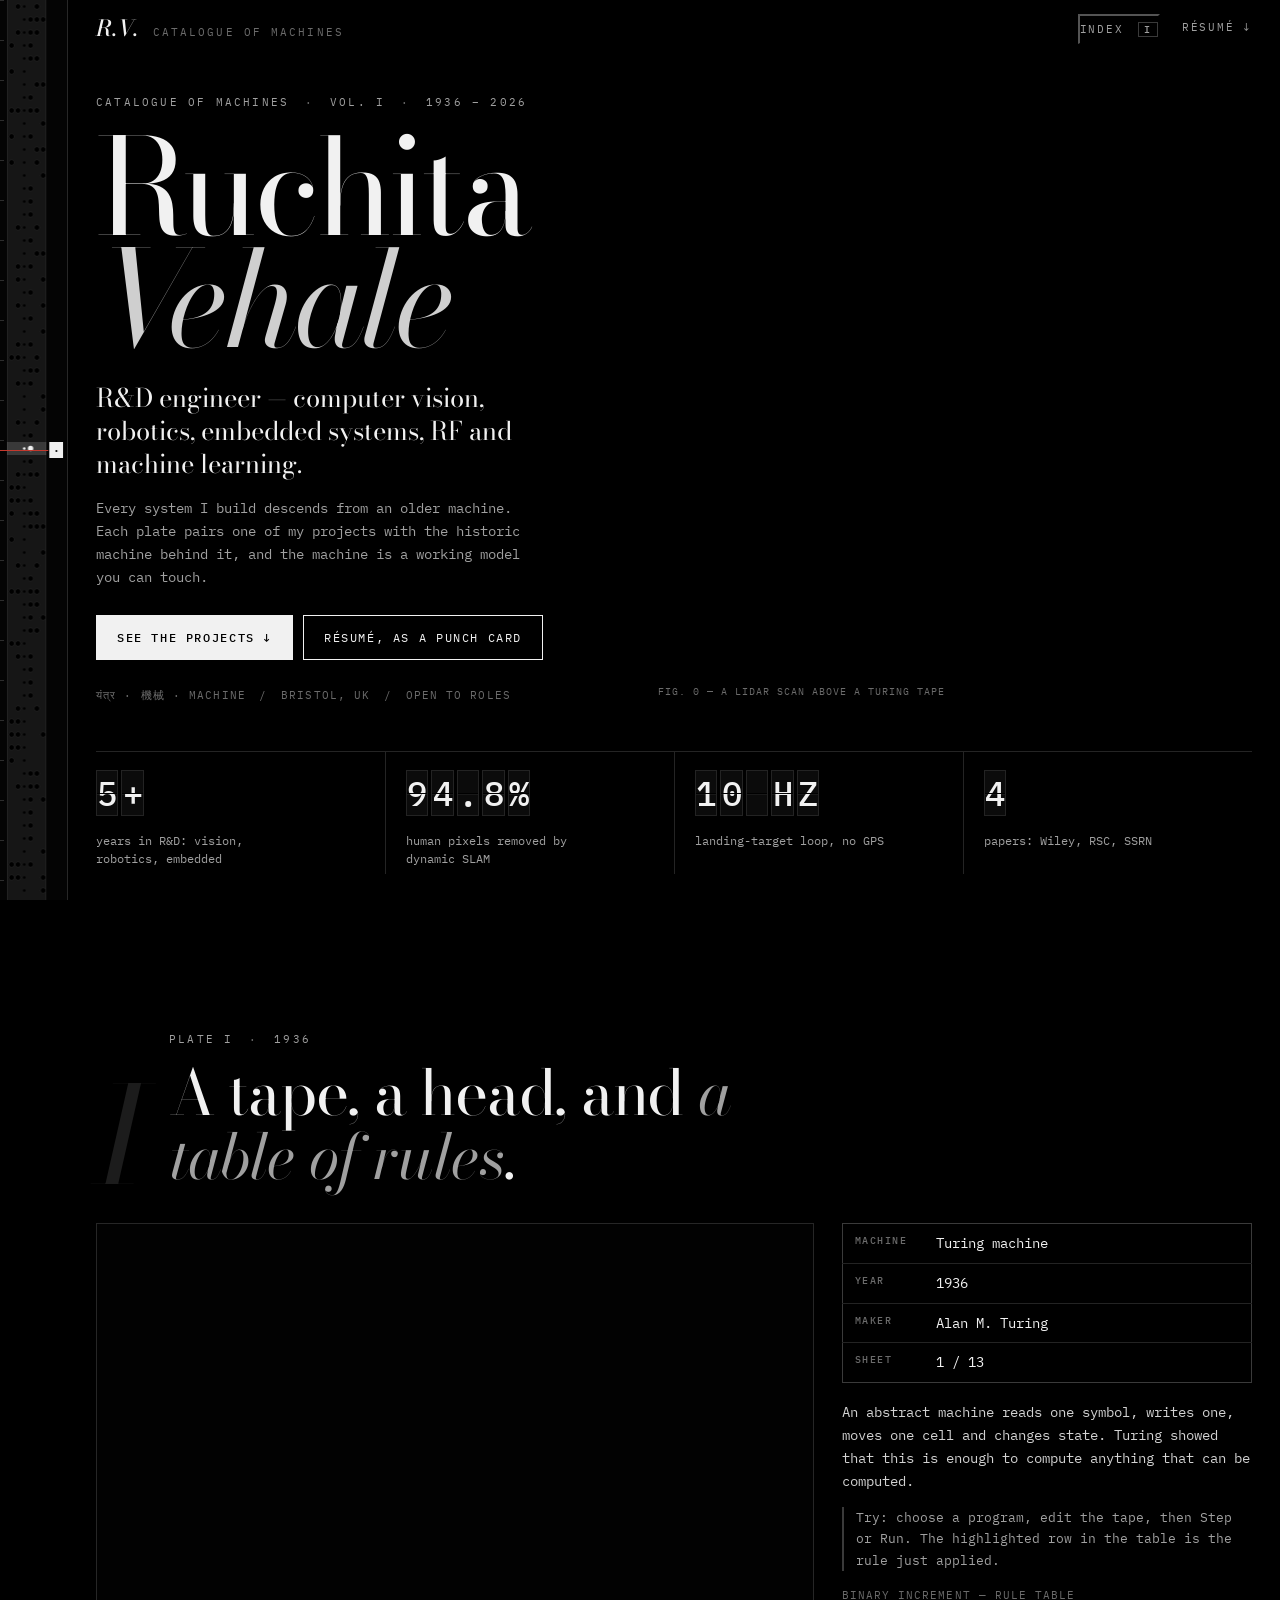
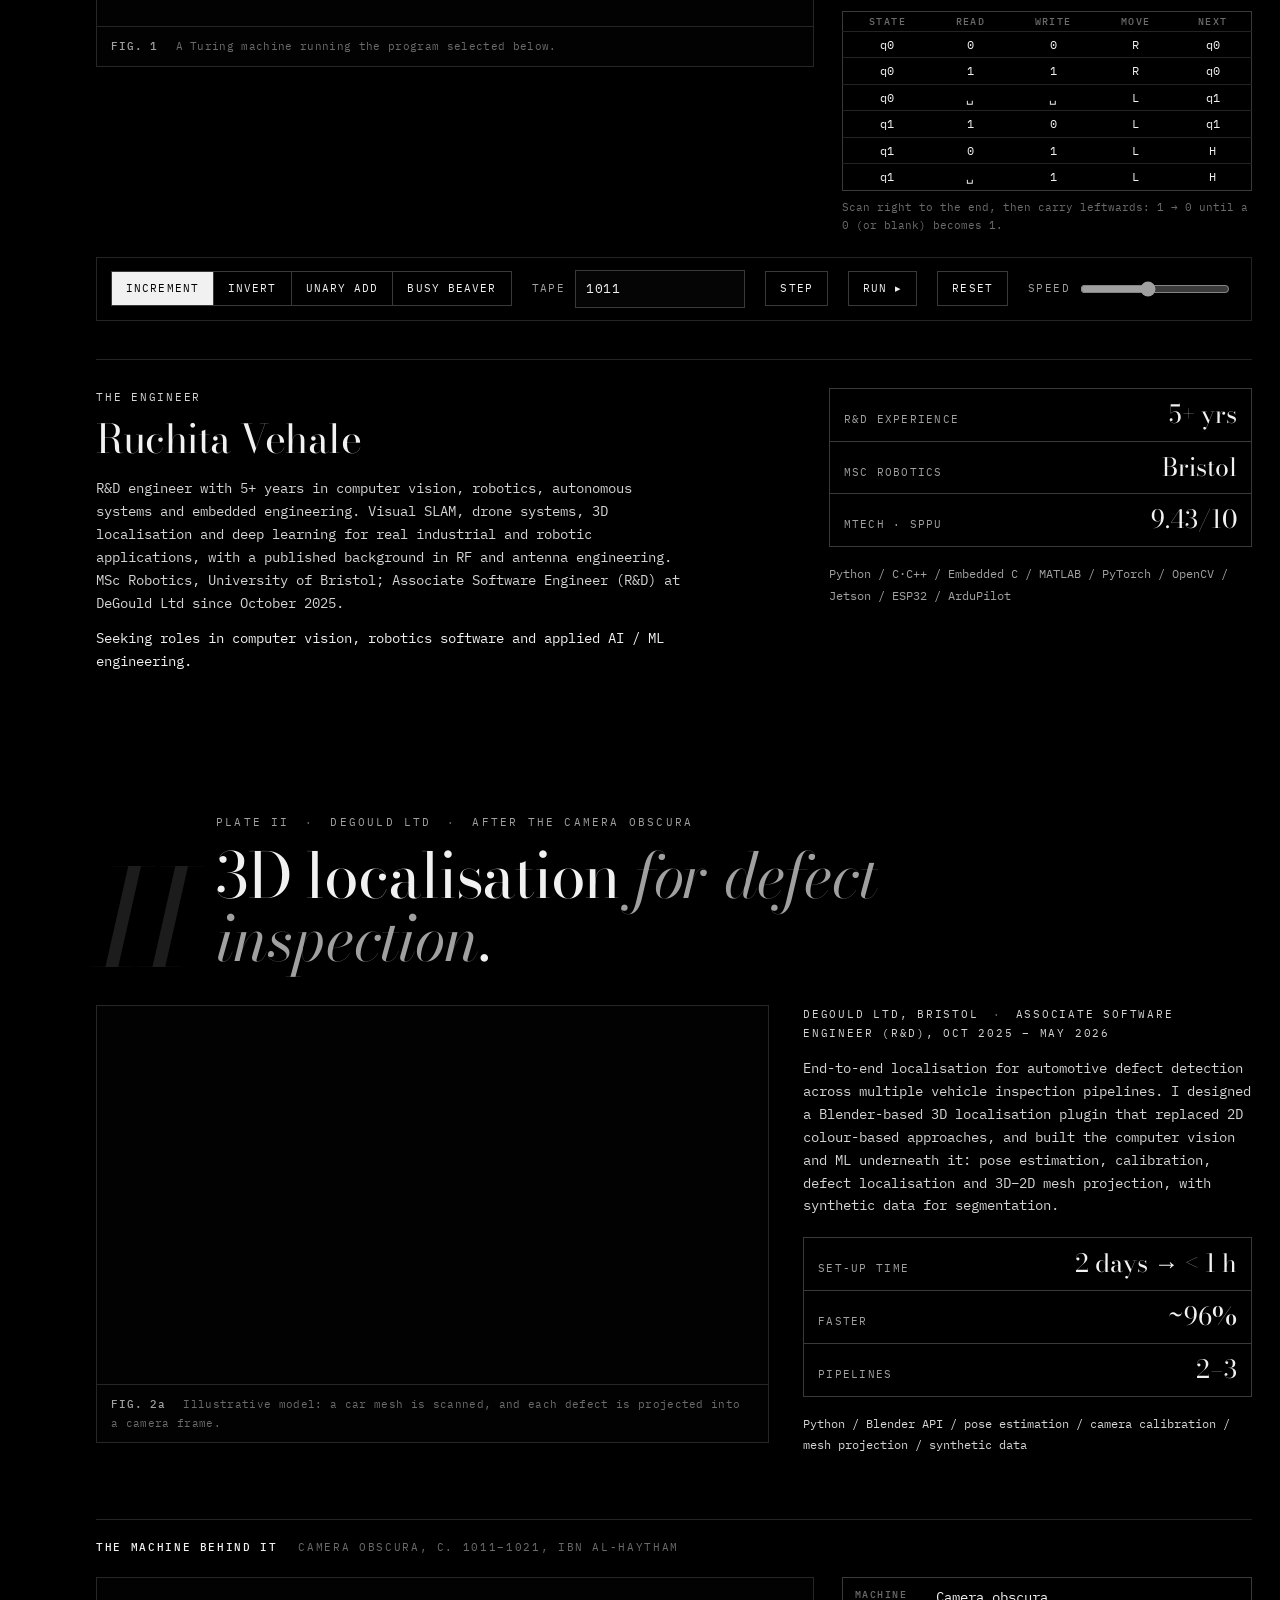
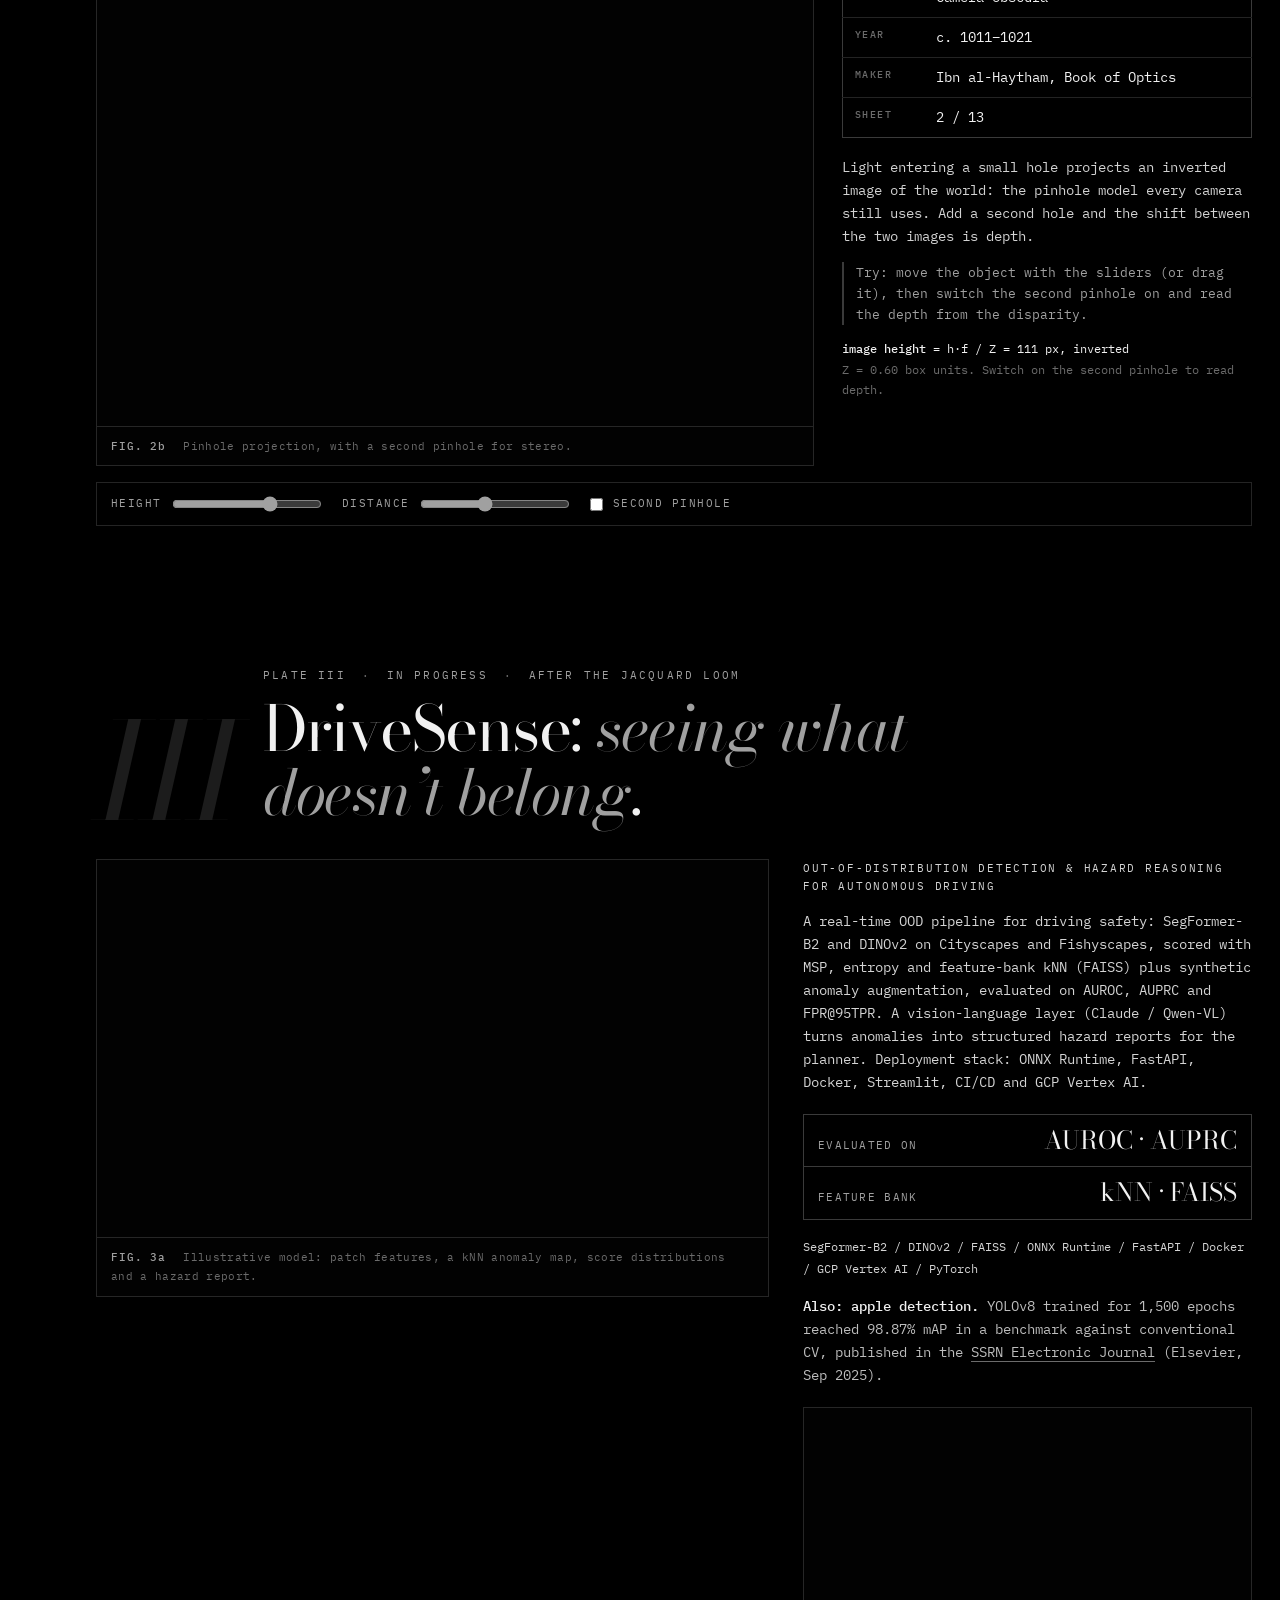
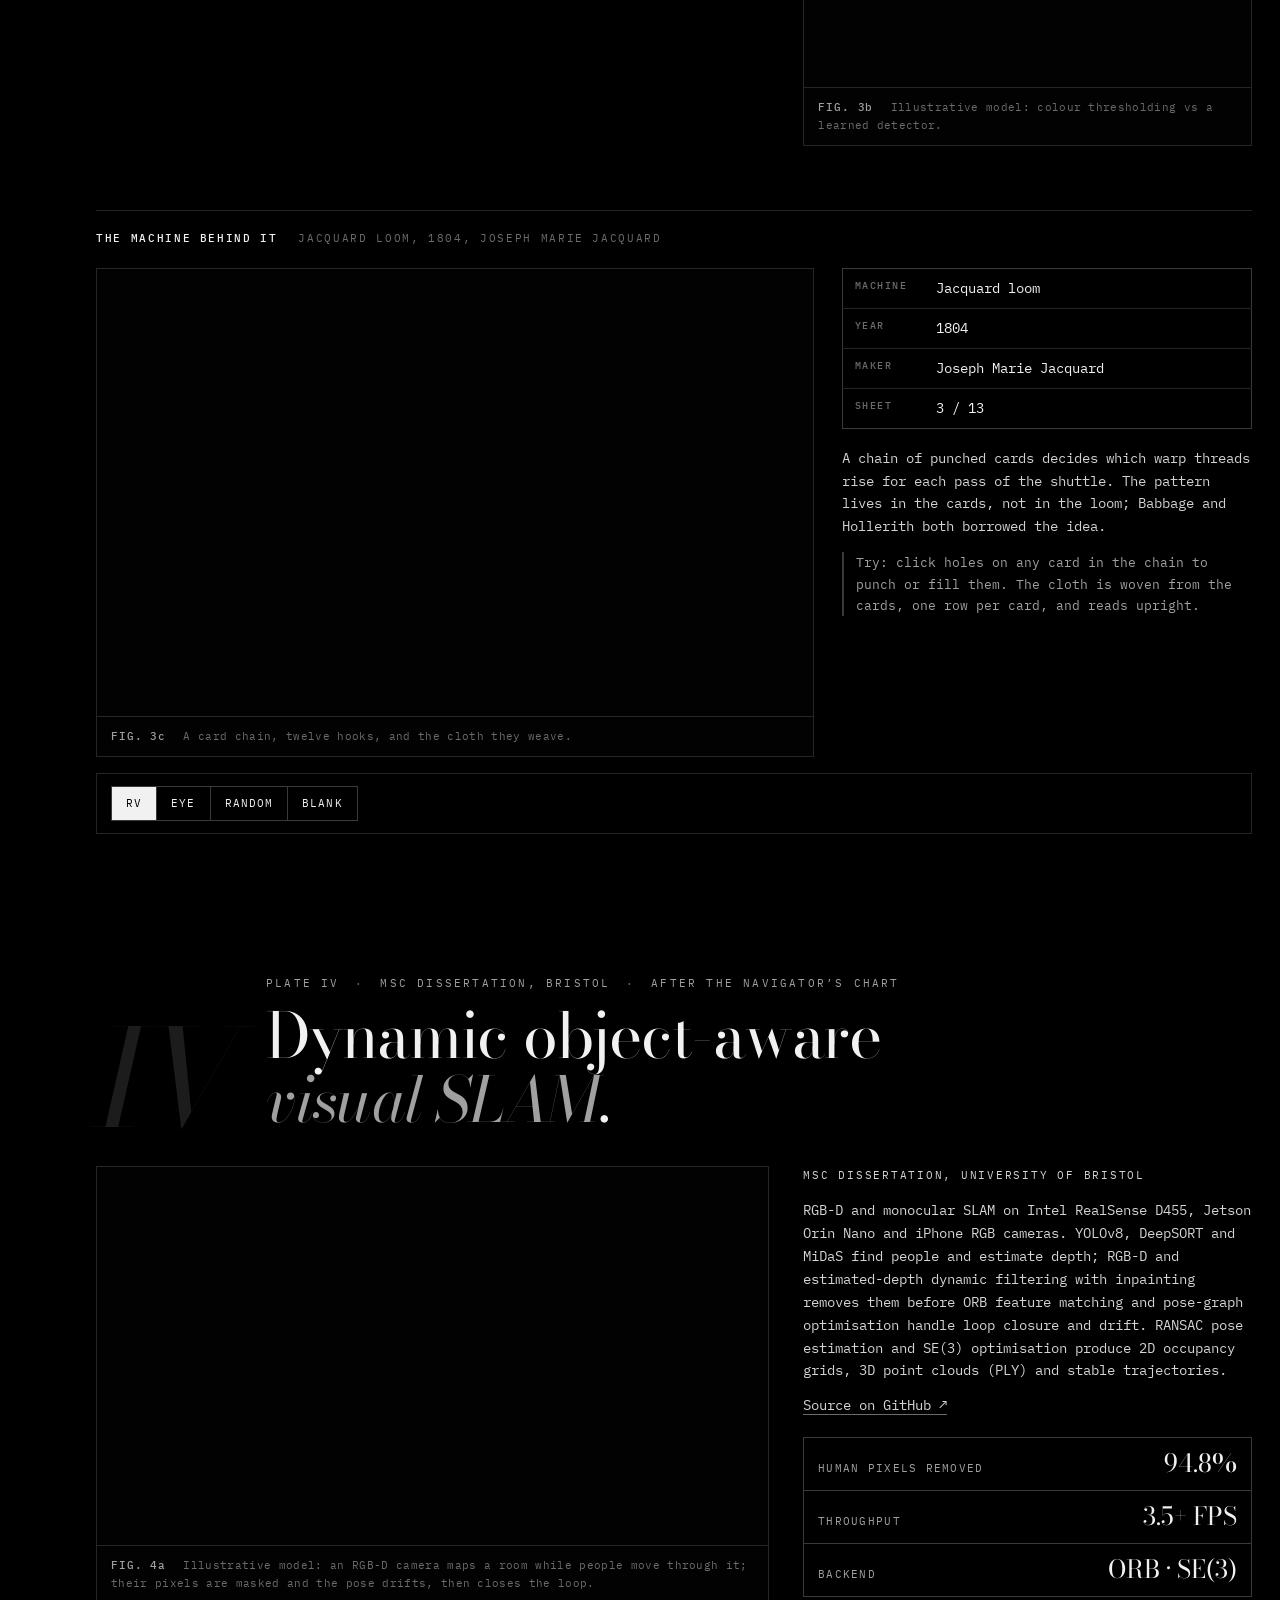
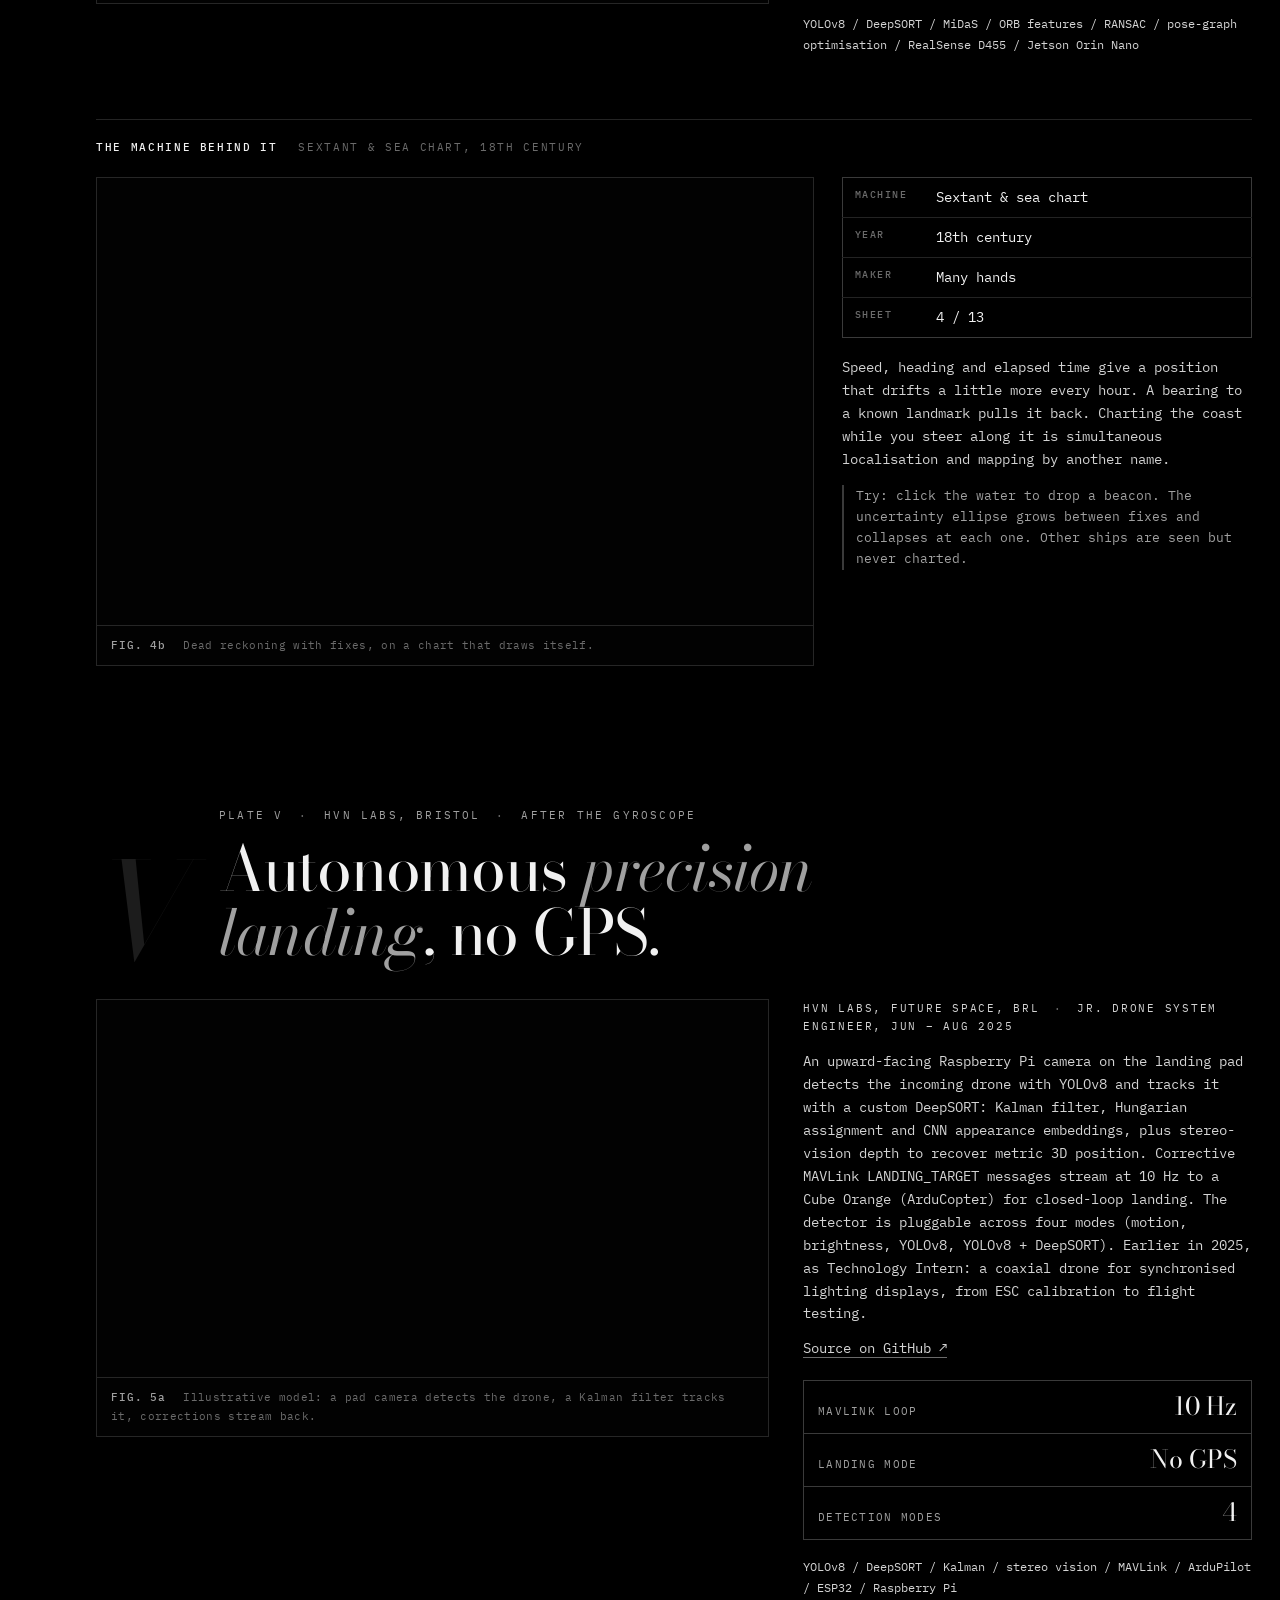
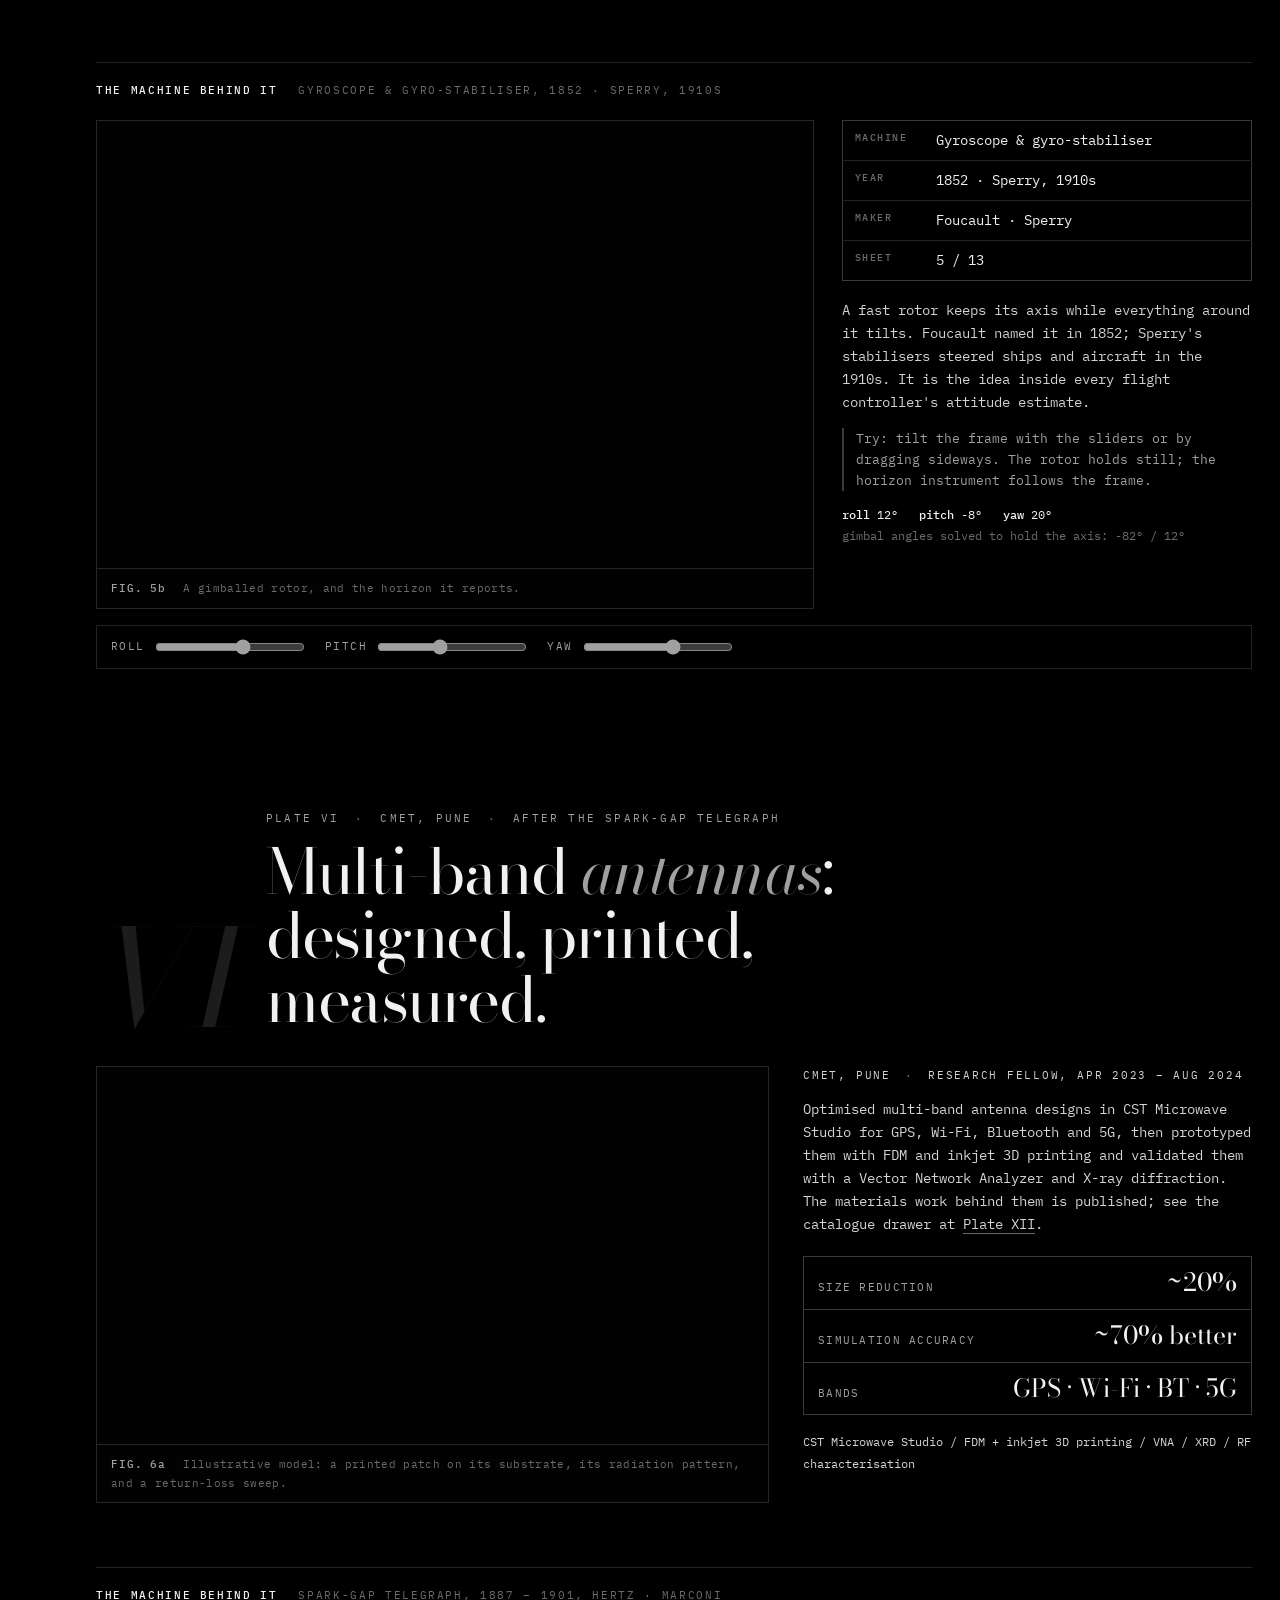
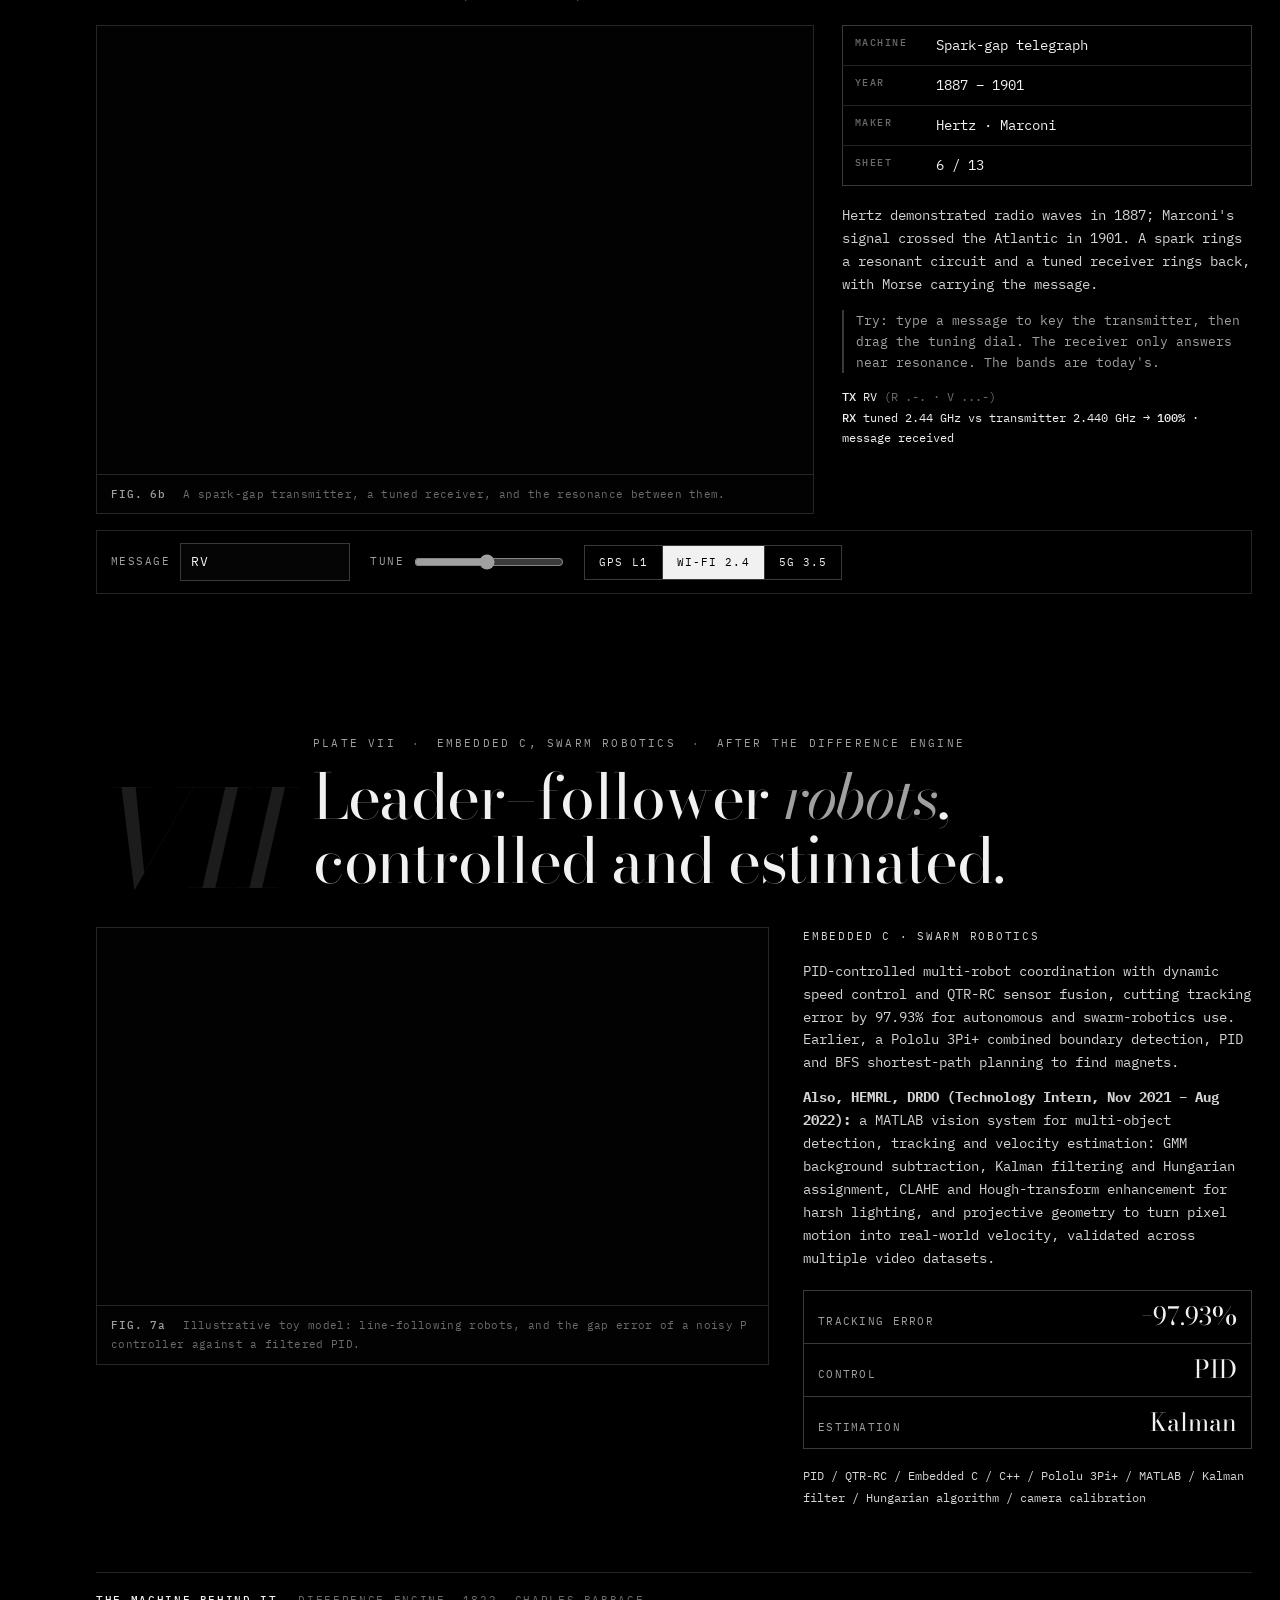
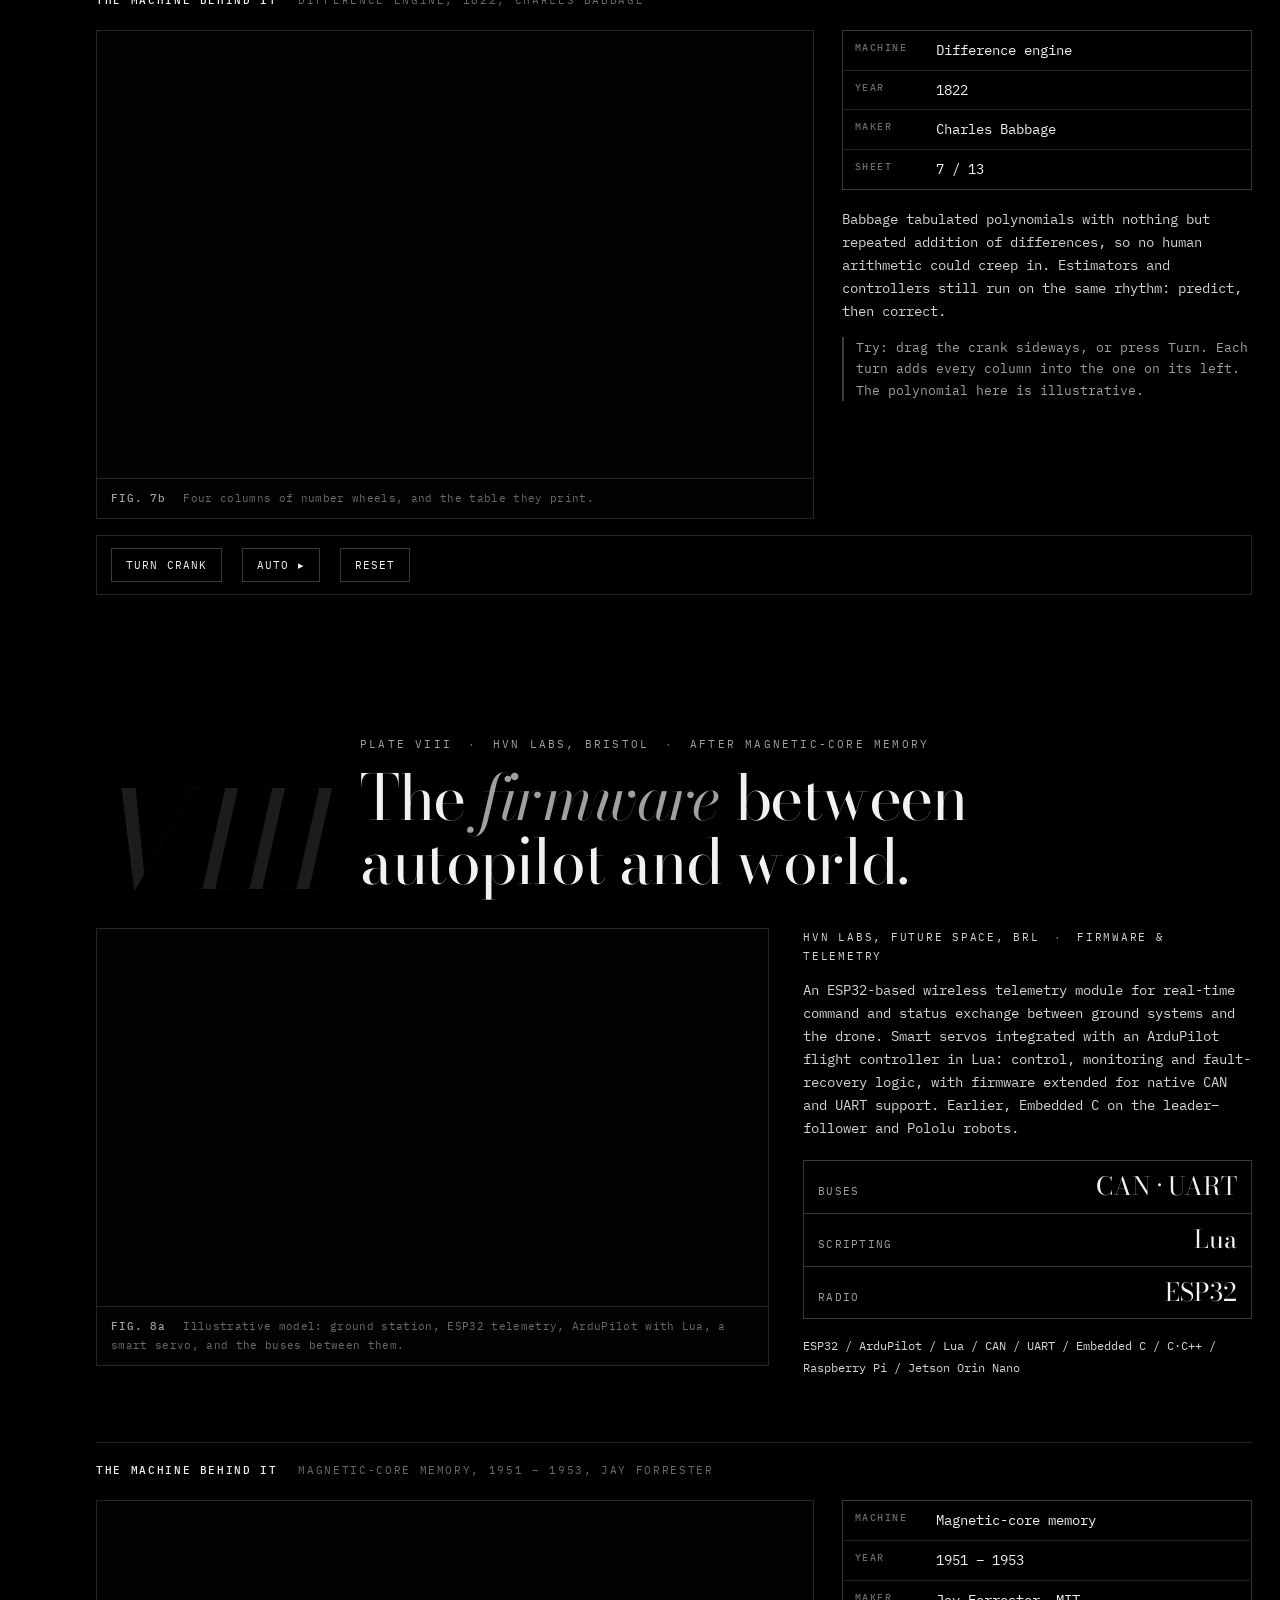
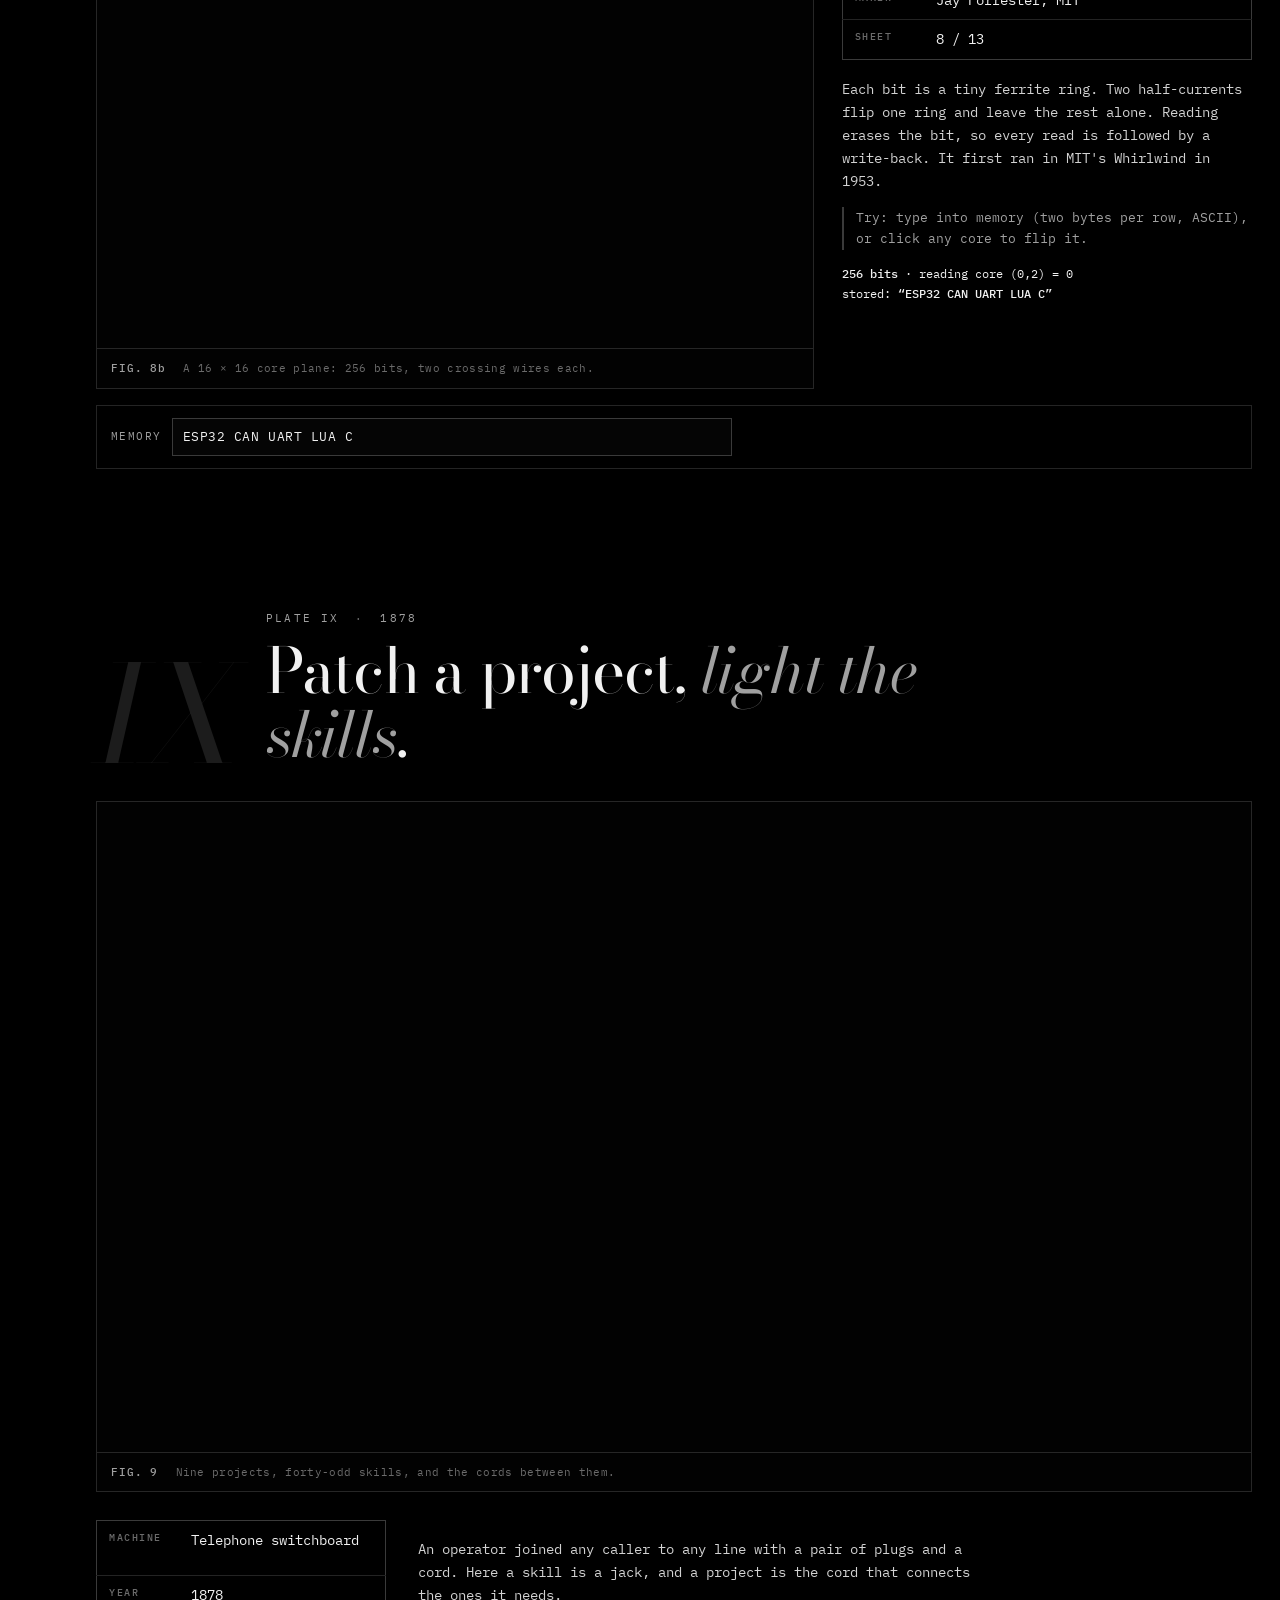
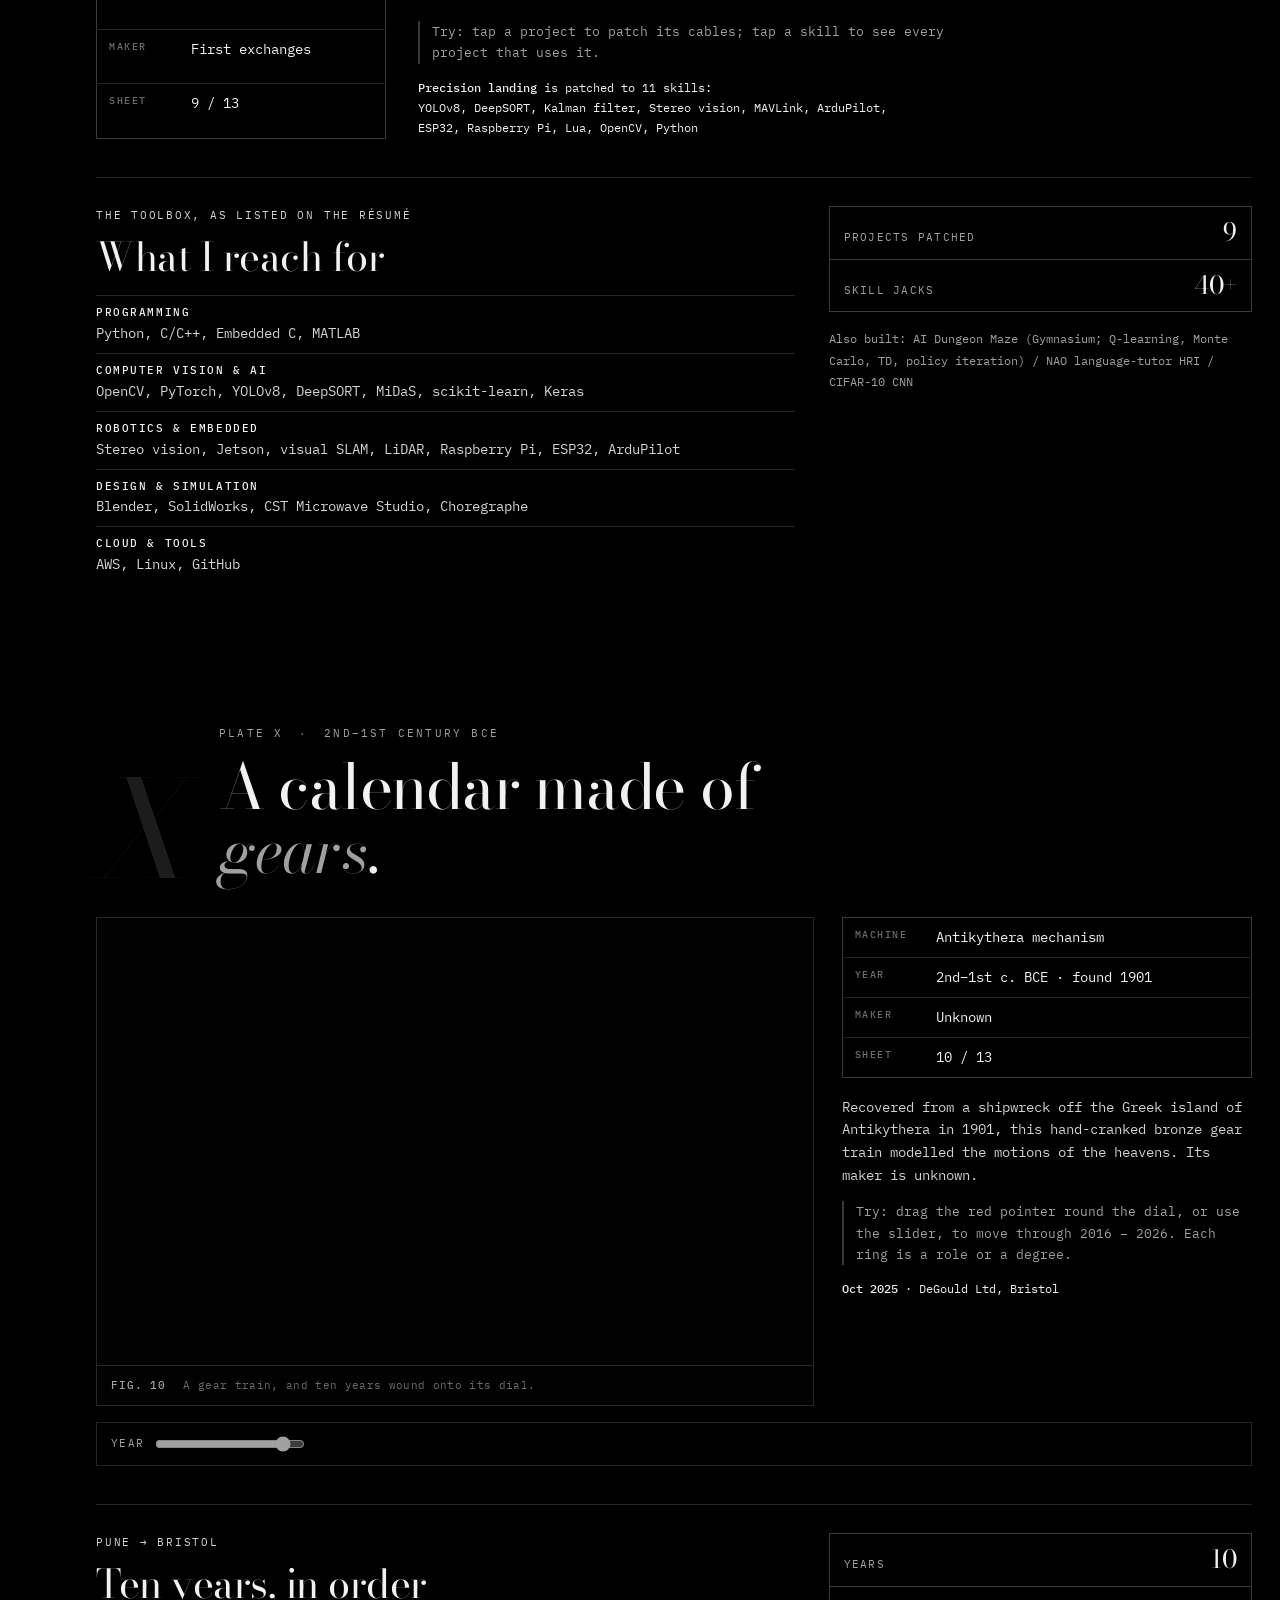
<file: site/index.html>
<!doctype html>
<html lang="en-GB">
<head>
  <meta charset="utf-8">
  <meta name="viewport" content="width=device-width, initial-scale=1">
  <title>Ruchita Vehale — Catalogue of Machines</title>
  <meta name="description" content="Ruchita Vehale, R&D engineer: computer vision, robotics, embedded systems, RF and ML. Her projects, each beside the historic machine it descends from.">
  <link rel="canonical" href="https://www.ruchita.uk/">
  <meta name="author" content="Ruchita Vehale">
  <meta name="theme-color" content="#000000">
  <meta property="og:type" content="website">
  <meta property="og:site_name" content="Ruchita Vehale — Catalogue of Machines">
  <meta property="og:url" content="https://www.ruchita.uk/">
  <meta property="og:locale" content="en_GB">
  <meta property="og:title" content="Ruchita Vehale — Catalogue of Machines">
  <meta property="og:description" content="R&D engineer. Computer vision, robotics, embedded, RF and ML — each project beside the historic machine behind it.">
  <meta property="og:image" content="https://www.ruchita.uk/og-image.jpg">
  <meta property="og:image:type" content="image/jpeg">
  <meta property="og:image:width" content="1200">
  <meta property="og:image:height" content="630">
  <meta property="og:image:alt" content="Ruchita Vehale, R&D engineer: a LiDAR scan being mapped above a Turing tape counting in binary.">
  <meta name="twitter:card" content="summary_large_image">
  <meta name="twitter:title" content="Ruchita Vehale — Catalogue of Machines">
  <meta name="twitter:description" content="R&D engineer. Computer vision, robotics, embedded, RF and ML — each project beside the historic machine behind it.">
  <meta name="twitter:image" content="https://www.ruchita.uk/og-image.jpg">
  <meta name="twitter:image:alt" content="Ruchita Vehale, R&D engineer: a LiDAR scan being mapped above a Turing tape counting in binary.">
  <script type="application/ld+json">
  {
    "@context": "https://schema.org",
    "@type": "Person",
    "name": "Ruchita Vehale",
    "url": "https://www.ruchita.uk/",
    "jobTitle": "R&D engineer",
    "description": "R&D engineer in computer vision, robotics, embedded systems, RF and machine learning.",
    "address": { "@type": "PostalAddress", "addressLocality": "Bristol", "addressCountry": "GB" },
    "alumniOf": [
      { "@type": "CollegeOrUniversity", "name": "University of Bristol" },
      { "@type": "CollegeOrUniversity", "name": "Savitribai Phule Pune University" }
    ],
    "knowsAbout": ["Computer vision", "Robotics", "Embedded systems", "RF and antenna design", "Machine learning", "Visual SLAM"],
    "sameAs": ["https://www.linkedin.com/in/ruchita-vehale", "https://github.com/RuchitaVehale1998"]
  }
  </script>
  <link rel="icon" href="./favicon.svg" type="image/svg+xml">
  <link rel="preconnect" href="https://fonts.googleapis.com">
  <link rel="preconnect" href="https://fonts.gstatic.com" crossorigin>
  <link href="https://fonts.googleapis.com/css2?family=Bodoni+Moda:ital,opsz,wght@0,6..96,400;0,6..96,500;1,6..96,400;1,6..96,500&family=IBM+Plex+Mono:wght@300;400;500&display=swap" rel="stylesheet">
  <link rel="stylesheet" href="./css/styles.css">
</head>
<body>
  <canvas id="tape" aria-hidden="true"></canvas>

  <header class="top">
    <a class="mark" href="#top"><b>R.V.</b><span>Catalogue of Machines</span></a>
    <nav>
      <button class="link" id="index-open" aria-haspopup="dialog">Index <kbd>I</kbd></button>
      <a class="link" href="./files/Ruchita_Vehale_Resume.pdf" download>Résumé&nbsp;↓</a>
    </nav>
  </header>

  <main>
    <!-- ═════════════ 0 · HERO ═════════════ -->
    <section class="hero" id="top" data-n="0">
      <div class="hero-copy">
        <p class="eyebrow">Catalogue of Machines <i>·</i> Vol. I <i>·</i> 1936 – 2026</p>
        <h1 class="name"><span>Ruchita</span><em>Vehale</em></h1>
        <p class="tag">R&amp;D engineer — computer vision, robotics, embedded systems, RF and machine learning.</p>
        <p class="lede">Every system I build descends from an older machine. Each plate pairs one of my projects with the historic machine behind it, and the machine is a working model you can touch.</p>
        <div class="cta">
          <a class="btn solid" href="#p2">See the projects&nbsp;↓</a>
          <a class="btn" href="#p11">Résumé, as a punch card</a>
        </div>
        <p class="meta"><span lang="mr">यंत्र</span> · <span lang="ja">機械</span> · machine <i>/</i> Bristol, UK <i>/</i> open to roles</p>
      </div>
      <div class="hero-art">
        <canvas data-scene="hero" data-key="hero" aria-hidden="true"></canvas>
        <span class="figlab">FIG. 0 — a LiDAR scan above a Turing tape</span>
      </div>
      <dl class="flaps" id="flaps">
        <div class="fm" data-val="5+"><dt class="fl" aria-hidden="true"></dt><dd><b>5+</b> years in R&amp;D: vision, robotics, embedded</dd></div>
        <div class="fm" data-val="94.8%"><dt class="fl" aria-hidden="true"></dt><dd><b>94.8%</b> human pixels removed by dynamic SLAM</dd></div>
        <div class="fm" data-val="10 HZ"><dt class="fl" aria-hidden="true"></dt><dd><b>10 Hz</b> landing-target loop, no GPS</dd></div>
        <div class="fm" data-val="4"><dt class="fl" aria-hidden="true"></dt><dd><b>4</b> papers: Wiley, RSC, SSRN</dd></div>
      </dl>
    </section>

    <!-- ═════════════ I · TURING MACHINE ═════════════ -->
    <section class="plate" id="p1" data-n="1" data-title="Turing machine" data-year="1936">
      <header class="ph"><span class="pn" aria-hidden="true">I</span><div><p class="eyebrow">Plate I <i>·</i> 1936</p><h2>A tape, a head, and <em>a table of rules</em>.</h2></div></header>
      <div class="pbody">
        <figure class="fig" style="--ar:16/9;--arm:4/5">
          <canvas data-scene="turing" data-key="turing" aria-hidden="true"></canvas>
          <figcaption><b>FIG. 1</b> A Turing machine running the program selected below.</figcaption>
        </figure>
        <aside class="tb">
          <table>
            <tr><th>Machine</th><td>Turing machine</td></tr>
            <tr><th>Year</th><td>1936</td></tr>
            <tr><th>Maker</th><td>Alan M. Turing</td></tr>
            <tr><th>Sheet</th><td>1 / 13</td></tr>
          </table>
          <p class="note">An abstract machine reads one symbol, writes one, moves one cell and changes state. Turing showed that this is enough to compute anything that can be computed.</p>
          <p class="try">Try: choose a program, edit the tape, then Step or Run. The highlighted row in the table is the rule just applied.</p>
          <div class="rules" data-out="rules"></div>
        </aside>
      </div>
      <div class="ctrls" aria-label="Turing machine controls">
        <div class="seg" role="group" aria-label="Program">
          <button class="on" data-for="turing" data-call="program" data-arg="increment">Increment</button>
          <button data-for="turing" data-call="program" data-arg="invert">Invert</button>
          <button data-for="turing" data-call="program" data-arg="add">Unary add</button>
          <button data-for="turing" data-call="program" data-arg="beaver">Busy beaver</button>
        </div>
        <label class="fld">Tape <input data-for="turing" data-call="input" type="text" value="1011" maxlength="16" spellcheck="false" autocomplete="off" aria-label="Initial tape"></label>
        <button data-for="turing" data-call="step">Step</button>
        <button data-for="turing" data-call="run" id="turing-run">Run ▸</button>
        <button data-for="turing" data-call="reset">Reset</button>
        <label class="fld">Speed <input data-for="turing" data-call="speed" type="range" min="1" max="10" value="5" aria-label="Speed"></label>
      </div>
      <div class="desc">
        <div class="dl">
          <p class="k">The engineer</p>
          <h3>Ruchita Vehale</h3>
          <p>R&amp;D engineer with 5+ years in computer vision, robotics, autonomous systems and embedded engineering. Visual SLAM, drone systems, 3D localisation and deep learning for real industrial and robotic applications, with a published background in RF and antenna engineering. MSc Robotics, University of Bristol; Associate Software Engineer (R&amp;D) at DeGould Ltd since October 2025.</p>
          <p class="open">Seeking roles in computer vision, robotics software and applied AI / ML engineering.</p>
        </div>
        <div class="dr">
          <dl class="m"><div><dt>R&amp;D experience</dt><dd>5+ yrs</dd></div><div><dt>MSc Robotics</dt><dd>Bristol</dd></div><div><dt>MTech · SPPU</dt><dd>9.43/10</dd></div></dl>
          <p class="stack">Python / C·C++ / Embedded C / MATLAB / PyTorch / OpenCV / Jetson / ESP32 / ArduPilot</p>
        </div>
      </div>
    </section>

    <!-- ═════════════ II · DEGOULD · CAMERA OBSCURA ═════════════ -->
    <section class="plate" id="p2" data-n="2" data-title="Camera obscura" data-year="c. 1011–1021" data-proj="3D localisation, DeGould">
      <header class="ph"><span class="pn" aria-hidden="true">II</span><div><p class="eyebrow">Plate II <i>·</i> DeGould Ltd <i>·</i> after the camera obscura</p><h2>3D localisation <em>for defect inspection</em>.</h2></div></header>
      <div class="proj">
        <figure class="fig" style="--ar:16/9;--arm:4/5.3">
          <canvas data-scene="dego" data-key="dego" aria-hidden="true"></canvas>
          <figcaption><b>FIG. 2a</b> Illustrative model: a car mesh is scanned, and each defect is projected into a camera frame.</figcaption>
        </figure>
        <div class="dl">
          <p class="k">DeGould Ltd, Bristol <i>·</i> Associate Software Engineer (R&amp;D), Oct 2025 – May 2026</p>
          <p>End-to-end localisation for automotive defect detection across multiple vehicle inspection pipelines. I designed a Blender-based 3D localisation plugin that replaced 2D colour-based approaches, and built the computer vision and ML underneath it: pose estimation, calibration, defect localisation and 3D–2D mesh projection, with synthetic data for segmentation.</p>
          <dl class="m"><div><dt>Set-up time</dt><dd>2 days → &lt; 1 h</dd></div><div><dt>Faster</dt><dd>~96%</dd></div><div><dt>Pipelines</dt><dd>2–3</dd></div></dl>
          <p class="stack">Python / Blender API / pose estimation / camera calibration / mesh projection / synthetic data</p>
        </div>
      </div>
      <p class="mhead"><b>The machine behind it</b> Camera obscura, c. 1011–1021, Ibn al-Haytham</p>
      <div class="pbody">
        <figure class="fig" style="--ar:16/10;--arm:1/1.15">
          <canvas data-scene="obscura" data-key="obscura" aria-hidden="true"></canvas>
          <figcaption><b>FIG. 2b</b> Pinhole projection, with a second pinhole for stereo.</figcaption>
        </figure>
        <aside class="tb">
          <table>
            <tr><th>Machine</th><td>Camera obscura</td></tr>
            <tr><th>Year</th><td>c. 1011–1021</td></tr>
            <tr><th>Maker</th><td>Ibn al-Haytham, <i>Book of Optics</i></td></tr>
            <tr><th>Sheet</th><td>2 / 13</td></tr>
          </table>
          <p class="note">Light entering a small hole projects an inverted image of the world: the pinhole model every camera still uses. Add a second hole and the shift between the two images is depth.</p>
          <p class="try">Try: move the object with the sliders (or drag it), then switch the second pinhole on and read the depth from the disparity.</p>
          <p class="read" data-out="obscura-read"></p>
        </aside>
      </div>
      <div class="ctrls">
        <label class="fld">Height <input data-for="obscura" data-call="y" type="range" min="-1" max="1" step="0.01" value="0.35" aria-label="Object height"></label>
        <label class="fld">Distance <input data-for="obscura" data-call="z" type="range" min="0.3" max="1" step="0.01" value="0.6" aria-label="Object distance"></label>
        <label class="fld chk"><input data-for="obscura" data-call="stereo" type="checkbox" aria-label="Second pinhole"> Second pinhole</label>
      </div>
    </section>

    <!-- ═════════════ III · DRIVESENSE · JACQUARD LOOM ═════════════ -->
    <section class="plate" id="p3" data-n="3" data-title="Jacquard loom" data-year="1804" data-proj="DriveSense">
      <header class="ph"><span class="pn" aria-hidden="true">III</span><div><p class="eyebrow">Plate III <i>·</i> in progress <i>·</i> after the Jacquard loom</p><h2>DriveSense: <em>seeing what doesn’t belong</em>.</h2></div></header>
      <div class="proj">
        <figure class="fig" style="--ar:16/9;--arm:2/3">
          <canvas data-scene="drive" data-key="drive" aria-hidden="true"></canvas>
          <figcaption><b>FIG. 3a</b> Illustrative model: patch features, a kNN anomaly map, score distributions and a hazard report.</figcaption>
        </figure>
        <div class="dl">
          <p class="k">Out-of-distribution detection &amp; hazard reasoning for autonomous driving</p>
          <p>A real-time OOD pipeline for driving safety: SegFormer-B2 and DINOv2 on Cityscapes and Fishyscapes, scored with MSP, entropy and feature-bank kNN (FAISS) plus synthetic anomaly augmentation, evaluated on AUROC, AUPRC and FPR@95TPR. A vision-language layer (Claude / Qwen-VL) turns anomalies into structured hazard reports for the planner. Deployment stack: ONNX Runtime, FastAPI, Docker, Streamlit, CI/CD and GCP Vertex AI.</p>
          <dl class="m"><div><dt>Evaluated on</dt><dd>AUROC · AUPRC</dd></div><div><dt>Feature bank</dt><dd>kNN · FAISS</dd></div></dl>
          <p class="stack">SegFormer-B2 / DINOv2 / FAISS / ONNX Runtime / FastAPI / Docker / GCP Vertex AI / PyTorch</p>
          <p class="more"><b>Also: apple detection.</b> YOLOv8 trained for 1,500 epochs reached 98.87% mAP in a benchmark against conventional CV, published in the <a href="https://doi.org/10.2139/ssrn.5402141" target="_blank" rel="noopener noreferrer">SSRN Electronic Journal</a> (Elsevier, Sep 2025).</p>
          <figure class="fig mini" style="--ar:16/10;--arm:1/1.1">
            <canvas data-scene="apple" data-key="apple" aria-hidden="true"></canvas>
            <figcaption><b>FIG. 3b</b> Illustrative model: colour thresholding vs a learned detector.</figcaption>
          </figure>
        </div>
      </div>
      <p class="mhead"><b>The machine behind it</b> Jacquard loom, 1804, Joseph Marie Jacquard</p>
      <div class="pbody">
        <figure class="fig" style="--ar:16/10;--arm:4/5">
          <canvas data-scene="loom" data-key="loom" aria-hidden="true"></canvas>
          <figcaption><b>FIG. 3c</b> A card chain, twelve hooks, and the cloth they weave.</figcaption>
        </figure>
        <aside class="tb">
          <table>
            <tr><th>Machine</th><td>Jacquard loom</td></tr>
            <tr><th>Year</th><td>1804</td></tr>
            <tr><th>Maker</th><td>Joseph Marie Jacquard</td></tr>
            <tr><th>Sheet</th><td>3 / 13</td></tr>
          </table>
          <p class="note">A chain of punched cards decides which warp threads rise for each pass of the shuttle. The pattern lives in the cards, not in the loom; Babbage and Hollerith both borrowed the idea.</p>
          <p class="try">Try: click holes on any card in the chain to punch or fill them. The cloth is woven from the cards, one row per card, and reads upright.</p>
        </aside>
      </div>
      <div class="ctrls">
        <div class="seg" role="group" aria-label="Pattern">
          <button class="on" data-for="loom" data-call="preset" data-arg="rv">RV</button>
          <button data-for="loom" data-call="preset" data-arg="eye">Eye</button>
          <button data-for="loom" data-call="preset" data-arg="random">Random</button>
          <button data-for="loom" data-call="preset" data-arg="clear">Blank</button>
        </div>
      </div>
    </section>

    <!-- ═════════════ IV · DYNAMIC SLAM · SEA CHART ═════════════ -->
    <section class="plate" id="p4" data-n="4" data-title="Sea chart" data-year="18th century" data-proj="Dynamic SLAM">
      <header class="ph"><span class="pn" aria-hidden="true">IV</span><div><p class="eyebrow">Plate IV <i>·</i> MSc dissertation, Bristol <i>·</i> after the navigator’s chart</p><h2>Dynamic object-aware <em>visual SLAM</em>.</h2></div></header>
      <div class="proj">
        <figure class="fig" style="--ar:16/9;--arm:1/0.8">
          <canvas data-scene="slam" data-key="slam" aria-hidden="true"></canvas>
          <figcaption><b>FIG. 4a</b> Illustrative model: an RGB-D camera maps a room while people move through it; their pixels are masked and the pose drifts, then closes the loop.</figcaption>
        </figure>
        <div class="dl">
          <p class="k">MSc dissertation, University of Bristol</p>
          <p>RGB-D and monocular SLAM on Intel RealSense D455, Jetson Orin Nano and iPhone RGB cameras. YOLOv8, DeepSORT and MiDaS find people and estimate depth; RGB-D and estimated-depth dynamic filtering with inpainting removes them before ORB feature matching and pose-graph optimisation handle loop closure and drift. RANSAC pose estimation and SE(3) optimisation produce 2D occupancy grids, 3D point clouds (PLY) and stable trajectories.</p>
          <p class="links"><a href="https://github.com/RuchitaVehale1998/D455-Dynamic-Object-Aware-Visual-SLAM-Framework" target="_blank" rel="noopener">Source on GitHub ↗</a></p>
          <dl class="m"><div><dt>Human pixels removed</dt><dd>94.8%</dd></div><div><dt>Throughput</dt><dd>3.5+ FPS</dd></div><div><dt>Backend</dt><dd>ORB · SE(3)</dd></div></dl>
          <p class="stack">YOLOv8 / DeepSORT / MiDaS / ORB features / RANSAC / pose-graph optimisation / RealSense D455 / Jetson Orin Nano</p>
        </div>
      </div>
      <p class="mhead"><b>The machine behind it</b> Sextant &amp; sea chart, 18th century</p>
      <div class="pbody">
        <figure class="fig" style="--ar:16/10;--arm:4/5">
          <canvas data-scene="chart" data-key="chart" aria-hidden="true"></canvas>
          <figcaption><b>FIG. 4b</b> Dead reckoning with fixes, on a chart that draws itself.</figcaption>
        </figure>
        <aside class="tb">
          <table>
            <tr><th>Machine</th><td>Sextant &amp; sea chart</td></tr>
            <tr><th>Year</th><td>18th century</td></tr>
            <tr><th>Maker</th><td>Many hands</td></tr>
            <tr><th>Sheet</th><td>4 / 13</td></tr>
          </table>
          <p class="note">Speed, heading and elapsed time give a position that drifts a little more every hour. A bearing to a known landmark pulls it back. Charting the coast while you steer along it is simultaneous localisation and mapping by another name.</p>
          <p class="try">Try: click the water to drop a beacon. The uncertainty ellipse grows between fixes and collapses at each one. Other ships are seen but never charted.</p>
        </aside>
      </div>
    </section>

    <!-- ═════════════ V · PRECISION LANDING · GYROSCOPE ═════════════ -->
    <section class="plate" id="p5" data-n="5" data-title="Gyroscope" data-year="1852 – 1910s" data-proj="Precision landing">
      <header class="ph"><span class="pn" aria-hidden="true">V</span><div><p class="eyebrow">Plate V <i>·</i> HVN Labs, Bristol <i>·</i> after the gyroscope</p><h2>Autonomous <em>precision landing</em>, no GPS.</h2></div></header>
      <div class="proj">
        <figure class="fig" style="--ar:16/9;--arm:4/5">
          <canvas data-scene="landing" data-key="landing" aria-hidden="true"></canvas>
          <figcaption><b>FIG. 5a</b> Illustrative model: a pad camera detects the drone, a Kalman filter tracks it, corrections stream back.</figcaption>
        </figure>
        <div class="dl">
          <p class="k">HVN Labs, Future Space, BRL <i>·</i> Jr. Drone System Engineer, Jun – Aug 2025</p>
          <p>An upward-facing Raspberry Pi camera on the landing pad detects the incoming drone with YOLOv8 and tracks it with a custom DeepSORT: Kalman filter, Hungarian assignment and CNN appearance embeddings, plus stereo-vision depth to recover metric 3D position. Corrective MAVLink LANDING_TARGET messages stream at 10 Hz to a Cube Orange (ArduCopter) for closed-loop landing. The detector is pluggable across four modes (motion, brightness, YOLOv8, YOLOv8 + DeepSORT). Earlier in 2025, as Technology Intern: a coaxial drone for synchronised lighting displays, from ESC calibration to flight testing.</p>
          <p class="links"><a href="https://github.com/RuchitaVehale1998/drone-precision-landing" target="_blank" rel="noopener">Source on GitHub ↗</a></p>
          <dl class="m"><div><dt>MAVLink loop</dt><dd>10 Hz</dd></div><div><dt>Landing mode</dt><dd>No GPS</dd></div><div><dt>Detection modes</dt><dd>4</dd></div></dl>
          <p class="stack">YOLOv8 / DeepSORT / Kalman / stereo vision / MAVLink / ArduPilot / ESP32 / Raspberry Pi</p>
        </div>
      </div>
      <p class="mhead"><b>The machine behind it</b> Gyroscope &amp; gyro-stabiliser, 1852 · Sperry, 1910s</p>
      <div class="pbody">
        <figure class="fig" style="--ar:16/10;--arm:1/1.2">
          <canvas data-scene="gyro" data-key="gyro" aria-hidden="true"></canvas>
          <figcaption><b>FIG. 5b</b> A gimballed rotor, and the horizon it reports.</figcaption>
        </figure>
        <aside class="tb">
          <table>
            <tr><th>Machine</th><td>Gyroscope &amp; gyro-stabiliser</td></tr>
            <tr><th>Year</th><td>1852 · Sperry, 1910s</td></tr>
            <tr><th>Maker</th><td>Foucault · Sperry</td></tr>
            <tr><th>Sheet</th><td>5 / 13</td></tr>
          </table>
          <p class="note">A fast rotor keeps its axis while everything around it tilts. Foucault named it in 1852; Sperry's stabilisers steered ships and aircraft in the 1910s. It is the idea inside every flight controller's attitude estimate.</p>
          <p class="try">Try: tilt the frame with the sliders or by dragging sideways. The rotor holds still; the horizon instrument follows the frame.</p>
          <p class="read" data-out="gyro-read"></p>
        </aside>
      </div>
      <div class="ctrls">
        <label class="fld">Roll <input data-for="gyro" data-call="roll" type="range" min="-60" max="60" value="12" aria-label="Roll"></label>
        <label class="fld">Pitch <input data-for="gyro" data-call="pitch" type="range" min="-45" max="45" value="-8" aria-label="Pitch"></label>
        <label class="fld">Yaw <input data-for="gyro" data-call="yaw" type="range" min="-90" max="90" value="20" aria-label="Yaw"></label>
      </div>
    </section>

    <!-- ═════════════ VI · ANTENNAS · SPARK-GAP TELEGRAPH ═════════════ -->
    <section class="plate" id="p6" data-n="6" data-title="Spark-gap telegraph" data-year="1887 – 1901" data-proj="Antenna design, CMET">
      <header class="ph"><span class="pn" aria-hidden="true">VI</span><div><p class="eyebrow">Plate VI <i>·</i> CMET, Pune <i>·</i> after the spark-gap telegraph</p><h2>Multi-band <em>antennas</em>: designed, printed, measured.</h2></div></header>
      <div class="proj">
        <figure class="fig" style="--ar:16/9;--arm:3/4">
          <canvas data-scene="antenna" data-key="antenna" aria-hidden="true"></canvas>
          <figcaption><b>FIG. 6a</b> Illustrative model: a printed patch on its substrate, its radiation pattern, and a return-loss sweep.</figcaption>
        </figure>
        <div class="dl">
          <p class="k">CMET, Pune <i>·</i> Research Fellow, Apr 2023 – Aug 2024</p>
          <p>Optimised multi-band antenna designs in CST Microwave Studio for GPS, Wi-Fi, Bluetooth and 5G, then prototyped them with FDM and inkjet 3D printing and validated them with a Vector Network Analyzer and X-ray diffraction. The materials work behind them is published; see the catalogue drawer at <a href="#p12">Plate XII</a>.</p>
          <dl class="m"><div><dt>Size reduction</dt><dd>~20%</dd></div><div><dt>Simulation accuracy</dt><dd>~70% better</dd></div><div><dt>Bands</dt><dd>GPS · Wi-Fi · BT · 5G</dd></div></dl>
          <p class="stack">CST Microwave Studio / FDM + inkjet 3D printing / VNA / XRD / RF characterisation</p>
        </div>
      </div>
      <p class="mhead"><b>The machine behind it</b> Spark-gap telegraph, 1887 – 1901, Hertz · Marconi</p>
      <div class="pbody">
        <figure class="fig" style="--ar:16/10;--arm:4/5">
          <canvas data-scene="radio" data-key="radio" aria-hidden="true"></canvas>
          <figcaption><b>FIG. 6b</b> A spark-gap transmitter, a tuned receiver, and the resonance between them.</figcaption>
        </figure>
        <aside class="tb">
          <table>
            <tr><th>Machine</th><td>Spark-gap telegraph</td></tr>
            <tr><th>Year</th><td>1887 – 1901</td></tr>
            <tr><th>Maker</th><td>Hertz · Marconi</td></tr>
            <tr><th>Sheet</th><td>6 / 13</td></tr>
          </table>
          <p class="note">Hertz demonstrated radio waves in 1887; Marconi's signal crossed the Atlantic in 1901. A spark rings a resonant circuit and a tuned receiver rings back, with Morse carrying the message.</p>
          <p class="try">Try: type a message to key the transmitter, then drag the tuning dial. The receiver only answers near resonance. The bands are today's.</p>
          <p class="read" data-out="radio-read"></p>
        </aside>
      </div>
      <div class="ctrls">
        <label class="fld">Message <input data-for="radio" data-call="text" type="text" value="RV" maxlength="14" spellcheck="false" autocomplete="off" aria-label="Morse message"></label>
        <label class="fld">Tune <input data-for="radio" data-call="tune" type="range" min="1" max="4" step="0.005" value="2.44" aria-label="Receiver tuning"></label>
        <div class="seg" role="group" aria-label="Bands">
          <button data-for="radio" data-call="band" data-arg="1.575">GPS L1</button>
          <button class="on" data-for="radio" data-call="band" data-arg="2.44">Wi-Fi 2.4</button>
          <button data-for="radio" data-call="band" data-arg="3.5">5G 3.5</button>
        </div>
      </div>
    </section>

    <!-- ═════════════ VII · LEADER–FOLLOWER · DIFFERENCE ENGINE ═════════════ -->
    <section class="plate" id="p7" data-n="7" data-title="Difference engine" data-year="1822" data-proj="Leader–follower robots">
      <header class="ph"><span class="pn" aria-hidden="true">VII</span><div><p class="eyebrow">Plate VII <i>·</i> embedded C, swarm robotics <i>·</i> after the difference engine</p><h2>Leader–follower <em>robots</em>, controlled and estimated.</h2></div></header>
      <div class="proj">
        <figure class="fig" style="--ar:16/9;--arm:3/4">
          <canvas data-scene="follow" data-key="follow" aria-hidden="true"></canvas>
          <figcaption><b>FIG. 7a</b> Illustrative toy model: line-following robots, and the gap error of a noisy P controller against a filtered PID.</figcaption>
        </figure>
        <div class="dl">
          <p class="k">Embedded C · swarm robotics</p>
          <p>PID-controlled multi-robot coordination with dynamic speed control and QTR-RC sensor fusion, cutting tracking error by 97.93% for autonomous and swarm-robotics use. Earlier, a Pololu 3Pi+ combined boundary detection, PID and BFS shortest-path planning to find magnets.</p>
          <p><b>Also, HEMRL, DRDO (Technology Intern, Nov 2021 – Aug 2022):</b> a MATLAB vision system for multi-object detection, tracking and velocity estimation: GMM background subtraction, Kalman filtering and Hungarian assignment, CLAHE and Hough-transform enhancement for harsh lighting, and projective geometry to turn pixel motion into real-world velocity, validated across multiple video datasets.</p>
          <dl class="m"><div><dt>Tracking error</dt><dd>−97.93%</dd></div><div><dt>Control</dt><dd>PID</dd></div><div><dt>Estimation</dt><dd>Kalman</dd></div></dl>
          <p class="stack">PID / QTR-RC / Embedded C / C++ / Pololu 3Pi+ / MATLAB / Kalman filter / Hungarian algorithm / camera calibration</p>
        </div>
      </div>
      <p class="mhead"><b>The machine behind it</b> Difference engine, 1822, Charles Babbage</p>
      <div class="pbody">
        <figure class="fig" style="--ar:16/10;--arm:4/5">
          <canvas data-scene="engine" data-key="engine" aria-hidden="true"></canvas>
          <figcaption><b>FIG. 7b</b> Four columns of number wheels, and the table they print.</figcaption>
        </figure>
        <aside class="tb">
          <table>
            <tr><th>Machine</th><td>Difference engine</td></tr>
            <tr><th>Year</th><td>1822</td></tr>
            <tr><th>Maker</th><td>Charles Babbage</td></tr>
            <tr><th>Sheet</th><td>7 / 13</td></tr>
          </table>
          <p class="note">Babbage tabulated polynomials with nothing but repeated addition of differences, so no human arithmetic could creep in. Estimators and controllers still run on the same rhythm: predict, then correct.</p>
          <p class="try">Try: drag the crank sideways, or press Turn. Each turn adds every column into the one on its left. The polynomial here is illustrative.</p>
        </aside>
      </div>
      <div class="ctrls">
        <button data-for="engine" data-call="turn">Turn crank</button>
        <button data-for="engine" data-call="auto" id="engine-auto">Auto ▸</button>
        <button data-for="engine" data-call="reset">Reset</button>
      </div>
    </section>

    <!-- ═════════════ VIII · HVN FIRMWARE · CORE MEMORY ═════════════ -->
    <section class="plate" id="p8" data-n="8" data-title="Core memory" data-year="1951 – 1953" data-proj="HVN firmware">
      <header class="ph"><span class="pn" aria-hidden="true">VIII</span><div><p class="eyebrow">Plate VIII <i>·</i> HVN Labs, Bristol <i>·</i> after magnetic-core memory</p><h2>The <em>firmware</em> between autopilot and world.</h2></div></header>
      <div class="proj">
        <figure class="fig" style="--ar:16/9;--arm:3/4.3">
          <canvas data-scene="firmware" data-key="firmware" aria-hidden="true"></canvas>
          <figcaption><b>FIG. 8a</b> Illustrative model: ground station, ESP32 telemetry, ArduPilot with Lua, a smart servo, and the buses between them.</figcaption>
        </figure>
        <div class="dl">
          <p class="k">HVN Labs, Future Space, BRL <i>·</i> firmware &amp; telemetry</p>
          <p>An ESP32-based wireless telemetry module for real-time command and status exchange between ground systems and the drone. Smart servos integrated with an ArduPilot flight controller in Lua: control, monitoring and fault-recovery logic, with firmware extended for native CAN and UART support. Earlier, Embedded C on the leader–follower and Pololu robots.</p>
          <dl class="m"><div><dt>Buses</dt><dd>CAN · UART</dd></div><div><dt>Scripting</dt><dd>Lua</dd></div><div><dt>Radio</dt><dd>ESP32</dd></div></dl>
          <p class="stack">ESP32 / ArduPilot / Lua / CAN / UART / Embedded C / C·C++ / Raspberry Pi / Jetson Orin Nano</p>
        </div>
      </div>
      <p class="mhead"><b>The machine behind it</b> Magnetic-core memory, 1951 – 1953, Jay Forrester</p>
      <div class="pbody">
        <figure class="fig" style="--ar:16/10;--arm:1/1.1">
          <canvas data-scene="core" data-key="core" aria-hidden="true"></canvas>
          <figcaption><b>FIG. 8b</b> A 16 × 16 core plane: 256 bits, two crossing wires each.</figcaption>
        </figure>
        <aside class="tb">
          <table>
            <tr><th>Machine</th><td>Magnetic-core memory</td></tr>
            <tr><th>Year</th><td>1951 – 1953</td></tr>
            <tr><th>Maker</th><td>Jay Forrester, MIT</td></tr>
            <tr><th>Sheet</th><td>8 / 13</td></tr>
          </table>
          <p class="note">Each bit is a tiny ferrite ring. Two half-currents flip one ring and leave the rest alone. Reading erases the bit, so every read is followed by a write-back. It first ran in MIT's Whirlwind in 1953.</p>
          <p class="try">Try: type into memory (two bytes per row, ASCII), or click any core to flip it.</p>
          <p class="read" data-out="core-read"></p>
        </aside>
      </div>
      <div class="ctrls">
        <label class="fld wide">Memory <input data-for="core" data-call="text" type="text" value="ESP32 CAN UART LUA C" maxlength="32" spellcheck="false" autocomplete="off" aria-label="Text stored in core memory"></label>
      </div>
    </section>

    <!-- ═════════════ IX · SWITCHBOARD ═════════════ -->
    <section class="plate" id="p9" data-n="9" data-title="Switchboard" data-year="1878">
      <header class="ph"><span class="pn" aria-hidden="true">IX</span><div><p class="eyebrow">Plate IX <i>·</i> 1878</p><h2>Patch a project, <em>light the skills</em>.</h2></div></header>
      <div class="pbody">
        <figure class="fig wide" style="--ar:16/9;--arm:3/5">
          <canvas data-scene="switch" data-key="switch" aria-hidden="true"></canvas>
          <figcaption><b>FIG. 9</b> Nine projects, forty-odd skills, and the cords between them.</figcaption>
        </figure>
        <aside class="tb">
          <table>
            <tr><th>Machine</th><td>Telephone switchboard</td></tr>
            <tr><th>Year</th><td>1878</td></tr>
            <tr><th>Maker</th><td>First exchanges</td></tr>
            <tr><th>Sheet</th><td>9 / 13</td></tr>
          </table>
          <p class="note">An operator joined any caller to any line with a pair of plugs and a cord. Here a skill is a jack, and a project is the cord that connects the ones it needs.</p>
          <p class="try">Try: tap a project to patch its cables; tap a skill to see every project that uses it.</p>
          <p class="read" data-out="switch-read"></p>
        </aside>
      </div>
      <div class="desc">
        <div class="dl">
          <p class="k">The toolbox, as listed on the résumé</p>
          <h3>What I reach for</h3>
          <ul class="toolbox">
            <li><b>Programming</b> Python, C/C++, Embedded C, MATLAB</li>
            <li><b>Computer vision &amp; AI</b> OpenCV, PyTorch, YOLOv8, DeepSORT, MiDaS, scikit-learn, Keras</li>
            <li><b>Robotics &amp; embedded</b> Stereo vision, Jetson, visual SLAM, LiDAR, Raspberry Pi, ESP32, ArduPilot</li>
            <li><b>Design &amp; simulation</b> Blender, SolidWorks, CST Microwave Studio, Choregraphe</li>
            <li><b>Cloud &amp; tools</b> AWS, Linux, GitHub</li>
          </ul>
        </div>
        <div class="dr">
          <dl class="m"><div><dt>Projects patched</dt><dd>9</dd></div><div><dt>Skill jacks</dt><dd>40+</dd></div></dl>
          <p class="stack">Also built: AI Dungeon Maze (Gymnasium; Q-learning, Monte Carlo, TD, policy iteration) / NAO language-tutor HRI / CIFAR-10 CNN</p>
        </div>
      </div>
    </section>

    <!-- ═════════════ X · ANTIKYTHERA ═════════════ -->
    <section class="plate" id="p10" data-n="10" data-title="Antikythera mechanism" data-year="2nd–1st c. BCE">
      <header class="ph"><span class="pn" aria-hidden="true">X</span><div><p class="eyebrow">Plate X <i>·</i> 2nd–1st century BCE</p><h2>A calendar made of <em>gears</em>.</h2></div></header>
      <div class="pbody">
        <figure class="fig" style="--ar:16/10;--arm:1/1.4">
          <canvas data-scene="gears" data-key="gears" aria-hidden="true"></canvas>
          <figcaption><b>FIG. 10</b> A gear train, and ten years wound onto its dial.</figcaption>
        </figure>
        <aside class="tb">
          <table>
            <tr><th>Machine</th><td>Antikythera mechanism</td></tr>
            <tr><th>Year</th><td>2nd–1st c. BCE · found 1901</td></tr>
            <tr><th>Maker</th><td>Unknown</td></tr>
            <tr><th>Sheet</th><td>10 / 13</td></tr>
          </table>
          <p class="note">Recovered from a shipwreck off the Greek island of Antikythera in 1901, this hand-cranked bronze gear train modelled the motions of the heavens. Its maker is unknown.</p>
          <p class="try">Try: drag the red pointer round the dial, or use the slider, to move through 2016 – 2026. Each ring is a role or a degree.</p>
          <p class="read" data-out="gears-read"></p>
        </aside>
      </div>
      <div class="ctrls">
        <label class="fld wide">Year <input data-for="gears" data-call="year" type="range" min="2016" max="2026.9" step="0.01" value="2025.8" aria-label="Year"></label>
      </div>
      <div class="desc">
        <div class="dl">
          <p class="k">Pune → Bristol</p>
          <h3>Ten years, in order</h3>
          <ol class="timeline">
            <li><time>Oct 2025 – May 2026</time> Associate Software Engineer (R&amp;D), DeGould Ltd, Bristol</li>
            <li><time>Apr – Aug 2025</time> Technology Intern, then Jr. Drone System Engineer, HVN Labs, Bristol</li>
            <li><time>Aug 2024 – Sep 2025</time> MSc Robotics, University of Bristol</li>
            <li><time>Apr 2023 – Aug 2024</time> Research Fellow, CMET, Pune</li>
            <li><time>Nov 2021 – Aug 2022</time> Technology Intern, HEMRL, DRDO, Pune</li>
            <li><time>Jun 2020 – Sep 2022</time> MTech Electronics &amp; Electrical, SPPU, Pune (Gold Medallist)</li>
            <li><time>May 2016 – Nov 2020</time> BE Electronics Engineering, AISSMS, SPPU, Pune</li>
          </ol>
        </div>
        <div class="dr">
          <dl class="m"><div><dt>Years</dt><dd>10</dd></div><div><dt>Cities</dt><dd>Pune · Bristol</dd></div><div><dt>Distance</dt><dd>~7,500 km</dd></div></dl>
        </div>
      </div>
    </section>

    <!-- ═════════════ XI · HOLLERITH CARD ═════════════ -->
    <section class="plate" id="p11" data-n="11" data-title="Hollerith card" data-year="1890">
      <header class="ph"><span class="pn" aria-hidden="true">XI</span><div><p class="eyebrow">Plate XI <i>·</i> 1890</p><h2>Eighty columns, <em>one résumé</em>.</h2></div></header>
      <div class="pbody">
        <figure class="fig wide" style="--ar:2.35/1;--arm:1/1.1">
          <canvas data-scene="card" data-key="card" aria-hidden="true"></canvas>
          <figcaption><b>FIG. 11</b> An 80-column card, punched in Hollerith code.</figcaption>
        </figure>
        <aside class="tb">
          <table>
            <tr><th>Machine</th><td>Punched card &amp; tabulator</td></tr>
            <tr><th>Year</th><td>1890 · 80 columns, 1928</td></tr>
            <tr><th>Maker</th><td>Herman Hollerith</td></tr>
            <tr><th>Sheet</th><td>11 / 13</td></tr>
          </table>
          <p class="note">Hollerith's cards tabulated the 1890 US census. Digits take one punch; letters take two: a zone punch (12, 11 or 0) plus a digit.</p>
          <p class="try">Try: hover or tap a column to read its punches, or type your own text to punch a card. The button below the card downloads the real résumé.</p>
          <p class="read" data-out="card-read"></p>
        </aside>
      </div>
      <div class="ctrls">
        <label class="fld wide">Punch <input data-for="card" data-call="text" type="text" value="RUCHITA K VEHALE / R&D ENGINEER / BRISTOL UK / COMPUTER VISION ROBOTICS EMBEDDED RF ML" maxlength="80" spellcheck="false" autocomplete="off" aria-label="Text to punch"></label>
        <a class="btnlike" href="./files/Ruchita_Vehale_Resume.pdf" download>Download résumé (PDF) ↓</a>
      </div>
      <div class="desc">
        <div class="dl">
          <p class="k">Education &amp; credentials</p>
          <h3>The record, as a listing</h3>
          <ul class="listing">
            <li><span>MSc Robotics, University of Bristol</span><i></i><time>2024 – 2025</time></li>
            <li><span>MTech Electronics &amp; Electrical, SPPU: GPA 9.43/10, Gold Medallist</span><i></i><time>2020 – 2022</time></li>
            <li><span>BE Electronics Engineering, AISSMS College of Engineering: GPA 8.31/10</span><i></i><time>2016 – 2020</time></li>
            <li><span>Certification: Python for Deep Learning Applications</span><i></i><time></time></li>
            <li><span>Certification: Mechatronics in PLC and SCADA</span><i></i><time></time></li>
            <li><span>NCC (Air Force): Cadet Sergeant leading 500-member teams, Best Cadet, Gold Medal in shooting</span><i></i><time>2017 – 2020</time></li>
          </ul>
        </div>
        <div class="dr">
          <p class="stack"><b>Languages</b> English / Hindi / Marathi / Japanese (N4 &amp; N5)</p>
          <p class="stack"><b>Away from the bench</b> Tabla / rifle shooting / painting / tree plantation</p>
        </div>
      </div>
    </section>

    <!-- ═════════════ XII · CARD CATALOGUE ═════════════ -->
    <section class="plate" id="p12" data-n="12" data-title="Card catalogue" data-year="the drawer">
      <header class="ph"><span class="pn" aria-hidden="true">XII</span><div><p class="eyebrow">Plate XII <i>·</i> the drawer</p><h2>Four cards in <em>the catalogue</em>.</h2></div></header>
      <p class="plate-intro">Published work, from ceramics for antennas to deep learning for apples.</p>
      <div class="drawer" id="drawer">
        <article class="card" data-tag="RF"><p class="cn">Card 1 of 4</p><p class="au">MALI, D. N.; SHINDE, M. D.; <b>VEHALE, R.</b>; UMARJI, G. G.; DEORE, N. R.; RANE, S. B.</p><h3>Binder Jet 3D Printed Ceramic Substrate for 5G Patch Antenna.</h3><p class="src"><i>Advanced Materials Technologies</i> (Wiley), vol. 11, no. 15, 2026.</p><a class="pub" href="https://doi.org/10.1002/admt.202502039" target="_blank" rel="noopener noreferrer" aria-label="Read “Binder Jet 3D Printed Ceramic Substrate for 5G Patch Antenna” on the Wiley website (opens in a new tab)">Read on Wiley <span aria-hidden="true">↗</span></a><span class="doi">doi:10.1002/admt.202502039</span><span class="stamp">RF</span></article>
        <article class="card" data-tag="RF"><p class="cn">Card 2 of 4</p><p class="au">MALI, D.; RAJARAM, N.; <b>VEHALE, R.</b>; SHINDE, M.; UMARJI, G.; RANE, S.</p><h3>Preparation of Phase-Pure MgTiO₃ Microwave Dielectric Ceramics for GPS Antenna Application.</h3><p class="src"><i>Journal of Materials Chemistry C</i> (RSC), vol. 12, no. 37, pp. 15101–15111, 2024.</p><a class="pub" href="https://doi.org/10.1039/d4tc02724h" target="_blank" rel="noopener noreferrer" aria-label="Read “Preparation of Phase-Pure MgTiO3 Microwave Dielectric Ceramics for GPS Antenna Application” on the RSC website (opens in a new tab)">Read on RSC <span aria-hidden="true">↗</span></a><span class="doi">doi:10.1039/d4tc02724h</span><span class="stamp">RF</span></article>
        <article class="card" data-tag="RF"><p class="cn">Card 3 of 4</p><p class="au">JASH, C.; <b>VEHALE, R.</b>; BIRLA, P.; SHINDE, M.; UMARJI, G.; WAGHULDE, K.; RANE, S.</p><h3>Fabrication of 3D Printable Low-Loss, Dielectric-Enhanced ABS–ZnO Nanocomposite Filaments for Microstrip Patch Antenna in GPS Communication.</h3><p class="src"><i>Polymer Engineering &amp; Science</i> (Wiley), vol. 66, no. 6, pp. 4670–4686; online April 2026.</p><a class="pub" href="https://doi.org/10.1002/pen.70532" target="_blank" rel="noopener noreferrer" aria-label="Read “Fabrication of 3D Printable Low-Loss, Dielectric-Enhanced ABS–ZnO Nanocomposite Filaments” on the Wiley website (opens in a new tab)">Read on Wiley <span aria-hidden="true">↗</span></a><span class="doi">doi:10.1002/pen.70532</span><span class="stamp">RF</span></article>
        <article class="card" data-tag="ML"><p class="cn">Card 4 of 4</p><p class="au">DAS, H.; <b>VEHALE, R. K.</b>; SHIRGUR, P.</p><h3>Comparative Analysis of Conventional and Deep Learning Algorithms for Apple Detection.</h3><p class="src"><i>SSRN Electronic Journal</i> (Elsevier), September 2025.</p><a class="pub" href="https://doi.org/10.2139/ssrn.5402141" target="_blank" rel="noopener noreferrer" aria-label="Read “Comparative Analysis of Conventional and Deep Learning Algorithms for Apple Detection” on the SSRN website (opens in a new tab)">Read on SSRN <span aria-hidden="true">↗</span></a><span class="doi">doi:10.2139/ssrn.5402141</span><span class="stamp">ML</span></article>
      </div>
    </section>

    <!-- ═════════════ XIII · ENIGMA ═════════════ -->
    <section class="plate" id="p13" data-n="13" data-title="Enigma" data-year="1918 – 1945">
      <header class="ph"><span class="pn" aria-hidden="true">XIII</span><div><p class="eyebrow">Plate XIII <i>·</i> 1918 – 1945</p><h2>Type a message. <em>Enigma</em> does the rest.</h2></div></header>
      <div class="pbody">
        <figure class="fig" style="--ar:16/10;--arm:4/5.4">
          <canvas data-scene="enigma" data-key="enigma" aria-hidden="true"></canvas>
          <figcaption><b>FIG. 12</b> Enigma I: rotors I · II · III, reflector B, rings AAA, start AAA.</figcaption>
        </figure>
        <aside class="tb">
          <table>
            <tr><th>Machine</th><td>Enigma I</td></tr>
            <tr><th>Year</th><td>1918 patent · WWII service</td></tr>
            <tr><th>Maker</th><td>Arthur Scherbius</td></tr>
            <tr><th>Sheet</th><td>13 / 13</td></tr>
          </table>
          <p class="note">Three rotors step like an odometer, so every key press is enciphered differently, and enciphering twice returns the text. No letter ever maps to itself, the flaw Bletchley Park leaned on.</p>
          <p class="try">Try: type letters into the field, or click the lamp keyboard. The bright line is the current through the rotors.</p>
          <p class="read" data-out="enigma-read"></p>
        </aside>
      </div>
      <div class="ctrls">
        <label class="fld wide">Message <input id="enigma-in" data-for="enigma" data-call="text" type="text" value="HELLO RUCHITA" maxlength="40" spellcheck="false" autocomplete="off" aria-label="Message for Enigma"></label>
        <button data-for="enigma" data-call="clear">Reset rotors</button>
        <button id="enigma-send" class="redbtn">Email me this message ↗</button>
      </div>
      <div class="desc contact">
        <div class="dl">
          <p class="k">Contact</p>
          <h3>Let's build something that works in the real world.</h3>
          <p>Open to computer vision, robotics software and applied AI / ML roles, in Bristol, the UK and beyond. The email button above sends the plain text you typed; the cipher is for show.</p>
          <p class="links"><a id="mail-link" href="mailto:ruchita.uob.2024@gmail.com">ruchita.uob.2024@gmail.com</a> <i>/</i> <a href="https://www.linkedin.com/in/ruchita-vehale" target="_blank" rel="noopener">LinkedIn ↗</a> <i>/</i> <a href="https://github.com/RuchitaVehale1998" target="_blank" rel="noopener">GitHub ↗</a> <i>/</i> <a href="./files/Ruchita_Vehale_Resume.pdf" download>Résumé ↓</a></p>
        </div>
        <div class="dr"><dl class="m"><div><dt>Based in</dt><dd>Bristol, UK</dd></div></dl></div>
      </div>
    </section>
  </main>

  <footer class="foot">
    <span>© <span id="yr">2026</span> Ruchita Kailas Vehale</span>
    <span>Hand-built · canvas · no frameworks · set in Bodoni Moda &amp; IBM Plex Mono</span>
    <a href="#top">Back to the first plate ↑</a>
  </footer>

  <!-- Altair-style front panel: set a plate number in binary, press EXAMINE -->
  <aside class="panel" id="panel" aria-label="Front panel navigation">
    <div class="pcol" id="pcol"></div>
    <div class="pinfo"><span class="plbl">PLATE</span><b id="pnum">0</b></div>
    <button id="examine" class="exam" aria-label="Examine: jump to the plate whose number is set on the switches">EXAMINE</button>
  </aside>

  <div class="indexov" id="indexov" role="dialog" aria-modal="true" aria-label="Index of plates" hidden>
    <div class="ibox">
      <button class="iclose" id="index-close" type="button" aria-label="Close index">Close <span aria-hidden="true">✕</span></button>
      <p class="eyebrow">Index <i>·</i> Catalogue of Machines</p>
      <ol id="index-list"></ol>
      <p class="ihint"><kbd>esc</kbd> to close</p>
    </div>
  </div>

  <noscript><p class="noscript">This catalogue is interactive and needs JavaScript. Résumé: <a href="./files/Ruchita_Vehale_Resume.pdf">PDF</a> · ruchita.uob.2024@gmail.com</p></noscript>
  <script type="module" src="./js/main.js"></script>
</body>
</html>
</file>
<file: site/css/styles.css>
/* ────────────────────────────────────────────────────────────
   Catalogue of Machines — black, greys, white, and one red.
   Engraved plates, patent-drawing title blocks, teletype type.
   ──────────────────────────────────────────────────────────── */
:root {
  --k: #000; --k1: #060606; --k2: #0e0e0e; --k3: #181818;
  --g1: #232323; --g2: #3a3a3a; --g3: #6b6b6b; --g4: #a0a0a0;
  --w: #f1f1f1; --red: #c4382d; --red2: #8a2a22;
  --line: rgba(255, 255, 255, 0.14);
  --serif: "Bodoni Moda", Didot, "Times New Roman", serif;
  --mono: "IBM Plex Mono", ui-monospace, SFMono-Regular, Menlo, monospace;
  --tape: 68px;
}
*, *::before, *::after { box-sizing: border-box; margin: 0; padding: 0; }
html { scroll-behavior: smooth; scroll-padding-top: 70px; -webkit-text-size-adjust: 100%; }
body {
  background: var(--k); color: var(--w); font: 400 13.5px/1.7 var(--mono);
  padding-left: var(--tape); overflow-x: hidden; -webkit-font-smoothing: antialiased;
}
a { color: inherit; text-decoration: none; }
button, input { font: inherit; color: inherit; }
button { background: none; cursor: pointer; }
canvas { display: block; }
ul, ol { list-style: none; }
::selection { background: var(--w); color: #000; }
:focus-visible { outline: 2px solid var(--w); outline-offset: 3px; }
em { font-style: italic; }
i { font-style: normal; }
kbd { font: 500 10px var(--mono); border: 1px solid var(--g2); padding: 0 5px; color: var(--g4); margin-left: 6px; }
.sr-only { position: absolute; width: 1px; height: 1px; overflow: hidden; clip: rect(0 0 0 0); white-space: nowrap; }
::-webkit-scrollbar { width: 8px; } ::-webkit-scrollbar-track { background: #000; } ::-webkit-scrollbar-thumb { background: var(--g2); }

/* ── paper tape (fixed, drawn by tape.js) ─────────────────── */
#tape { position: fixed; left: 0; top: 0; width: var(--tape); height: 100vh; z-index: 30; border-right: 1px solid var(--line); background: #040404; }

/* ── top bar ──────────────────────────────────────────────── */
.top {
  position: fixed; top: 0; left: var(--tape); right: 0; height: 58px; z-index: 40;
  display: flex; align-items: center; justify-content: space-between; padding: 0 28px;
  background: linear-gradient(#000 40%, transparent);
}
.mark { display: flex; align-items: baseline; gap: 14px; }
.mark b { font: italic 500 22px/1 var(--serif); letter-spacing: 0.02em; }
.mark span { font-size: 10.5px; letter-spacing: 0.2em; text-transform: uppercase; color: var(--g3); }
.top nav { display: flex; gap: 22px; }
.link { font-size: 11px; letter-spacing: 0.16em; text-transform: uppercase; color: var(--g4); padding: 4px 0; border-bottom: 1px solid transparent; transition: color 0.2s, border-color 0.2s; }
.link:hover { color: var(--w); border-bottom-color: var(--w); }

/* ── type atoms ───────────────────────────────────────────── */
.eyebrow { font-size: 11px; letter-spacing: 0.2em; text-transform: uppercase; color: var(--g4); }
.eyebrow i { color: var(--g3); margin: 0 0.6em; }
.btn, .btnlike {
  display: inline-block; border: 1px solid var(--w); padding: 12px 20px; font-size: 11.5px;
  letter-spacing: 0.14em; text-transform: uppercase; transition: background 0.2s, color 0.2s, border-color 0.2s;
}
.btn:hover, .btnlike:hover { background: var(--w); color: #000; }
.btn.solid { background: var(--w); border-color: var(--w); color: #000; font-weight: 500; }
.btn.solid:hover { background: transparent; color: var(--w); }
.btnlike { padding: 8px 14px; border-color: var(--g2); font-size: 11px; }

/* ── hero ─────────────────────────────────────────────────── */
.hero {
  position: relative; min-height: 100vh; padding: 92px 28px 26px; max-width: 1480px; margin: 0 auto;
  display: grid; grid-template-columns: minmax(0, 1fr) minmax(0, 1.08fr); grid-template-rows: 1fr auto; column-gap: 12px;
}
.hero-copy { align-self: center; position: relative; z-index: 2; padding-bottom: 24px; }
.name { font: 400 clamp(64px, 10.4vw, 172px)/0.84 var(--serif); letter-spacing: -0.035em; margin: 20px 0 26px; }
.name span, .name em { display: block; }
.name em { color: #cfcfcf; }
.tag { font: 400 clamp(19px, 2vw, 27px)/1.3 var(--serif); max-width: 26ch; margin-bottom: 16px; }
.lede { color: var(--g4); max-width: 54ch; margin-bottom: 26px; }
.cta { display: flex; flex-wrap: wrap; gap: 10px; margin-bottom: 26px; }
.meta { font-size: 11px; letter-spacing: 0.1em; color: var(--g3); text-transform: uppercase; }
.meta i { color: var(--g3); margin: 0 0.5em; }
.hero-art { position: relative; align-self: center; justify-self: end; width: 100%; max-width: 860px; aspect-ratio: 1.12 / 1; }
.hero-art canvas { width: 100%; height: 100%; cursor: default; touch-action: pan-y; }
.figlab { position: absolute; left: 0; bottom: -24px; font-size: 10px; letter-spacing: 0.1em; text-transform: uppercase; color: var(--g3); }

/* split-flap metrics */
.flaps { grid-column: 1 / -1; display: grid; grid-template-columns: repeat(4, 1fr); border-top: 1px solid var(--line); margin-top: 22px; position: relative; z-index: 2; }
.fm { padding: 18px 20px 6px 0; }
.fm + .fm { padding-left: 20px; border-left: 1px solid var(--line); }
.fl { display: flex; gap: 3px; min-height: 52px; }
.fc { position: relative; width: 0.66em; height: 1.34em; font: 500 34px/1.34 var(--mono); text-align: center; background: #0b0b0b; border: 1px solid var(--g1); color: var(--w); overflow: hidden; }
.fc::after { content: ""; position: absolute; left: 0; right: 0; top: 50%; height: 1px; background: #000; box-shadow: 0 1px 0 rgba(255, 255, 255, 0.06); }
.fc.flip { animation: flip 0.1s linear; }
@keyframes flip { 0% { transform: scaleY(1); } 50% { transform: scaleY(0.08); } 100% { transform: scaleY(1); } }
.fm dd { margin-top: 10px; font-size: 11.5px; color: var(--g4); max-width: 30ch; line-height: 1.55; }
.flaps.on dd b { position: absolute; width: 1px; height: 1px; overflow: hidden; clip: rect(0 0 0 0); }
.flaps:not(.on) dd b { display: block; font: 400 44px/1 var(--serif); color: var(--w); margin-bottom: 6px; }

/* ── plates ───────────────────────────────────────────────── */
.plate { position: relative; max-width: 1480px; margin: 0 auto; padding: 130px 28px 10px; }
.ph { display: grid; grid-template-columns: auto minmax(0, 1fr); gap: 26px; align-items: end; margin-bottom: 34px; }
.pn { font: italic 400 clamp(72px, 10.5vw, 160px)/0.78 var(--serif); color: #1c1c1c; user-select: none; }
.ph h2 { font: 400 clamp(32px, 4.9vw, 70px)/1.02 var(--serif); letter-spacing: -0.02em; margin-top: 12px; max-width: 18ch; }
.ph h2 em { color: var(--g4); }
.plate-intro { color: var(--g4); margin: -10px 0 30px; max-width: 60ch; }

.pbody { display: grid; grid-template-columns: minmax(0, 1.75fr) minmax(280px, 1fr); gap: 28px; align-items: start; }
.fig { margin: 0; position: relative; border: 1px solid var(--line); background: #020202; }
.fig canvas { width: 100%; aspect-ratio: var(--ar, 16/10); cursor: crosshair; touch-action: pan-y; }
.fig figcaption { padding: 10px 14px; border-top: 1px solid var(--line); font-size: 11px; color: var(--g3); letter-spacing: 0.03em; }
.fig figcaption b { color: var(--g4); font-weight: 500; margin-right: 0.9em; letter-spacing: 0.08em; }
.fig.wide { grid-column: 1 / -1; }
.fig.wide + .tb { grid-column: 1 / -1; display: grid; grid-template-columns: 290px minmax(0, 1fr); gap: 0 32px; }
.fig.wide + .tb table { grid-row: 1 / span 4; }
.fig.wide + .tb p { max-width: 70ch; }

.tb table { width: 100%; border-collapse: collapse; border: 1px solid var(--g2); }
.tb th, .tb td { padding: 8px 12px; border-bottom: 1px solid var(--g1); text-align: left; vertical-align: top; }
.tb tr:last-child th, .tb tr:last-child td { border-bottom: 0; }
.tb th { width: 82px; font: 500 10px var(--mono); letter-spacing: 0.15em; text-transform: uppercase; color: var(--g3); padding-top: 10px; }
.tb td { color: var(--w); }
.tb .note { margin-top: 18px; color: #d2d2d2; }
.tb .try { margin-top: 14px; padding-left: 12px; border-left: 2px solid var(--g2); color: var(--g4); font-size: 12.5px; }
.tb .read { margin-top: 14px; font-size: 12px; min-height: 2.6em; font-variant-numeric: tabular-nums; }
.tb .read b { color: var(--w); font-weight: 500; }
.rules { margin-top: 16px; }
.rules table { font-size: 11.5px; }
.rules td, .rules th { padding: 3px 8px; text-align: center; width: auto; }
.rules th { color: var(--g3); font-size: 9.5px; }
.rules tr.hot td { background: var(--w); color: #000; }
.rules .cap { font-size: 10.5px; color: var(--g3); margin: 0 0 6px; letter-spacing: 0.1em; text-transform: uppercase; }

/* controls under a plate */
.ctrls { display: flex; flex-wrap: wrap; align-items: center; gap: 12px 20px; margin-top: 16px; padding: 12px 14px; border: 1px solid var(--line); }
.ctrls button, .btnlike { font-size: 11px; letter-spacing: 0.1em; text-transform: uppercase; border: 1px solid var(--g2); padding: 7px 14px; transition: border-color 0.2s, background 0.2s, color 0.2s; }
.ctrls button:hover { border-color: var(--w); }
.seg { display: inline-flex; border: 1px solid var(--g2); }
.seg button { border: 0 !important; border-right: 1px solid var(--g2) !important; }
.seg button:last-child { border-right: 0 !important; }
.seg button.on { background: var(--w); color: #000; }
.fld { display: inline-flex; align-items: center; gap: 10px; font-size: 10.5px; letter-spacing: 0.14em; text-transform: uppercase; color: var(--g4); }
.fld input[type="text"] { background: #050505; border: 1px solid var(--g2); padding: 7px 10px; width: 170px; font-size: 13px; letter-spacing: 0.04em; color: var(--w); text-transform: none; }
.fld.wide input[type="text"] { width: min(560px, 62vw); }
.fld input[type="text"]:focus { outline: 0; border-color: var(--w); }
.fld.chk { cursor: pointer; }
input[type="range"] { accent-color: var(--g4); width: 150px; background: transparent; }
.redbtn { border-color: var(--w) !important; color: var(--w); }
.redbtn:hover { background: var(--w); color: #000; }

/* descendant block: where the real work lives */
.desc { display: grid; grid-template-columns: minmax(0, 1.65fr) minmax(260px, 1fr); gap: 34px; margin-top: 38px; padding-top: 28px; border-top: 1px solid var(--line); }
.k { font-size: 11px; letter-spacing: 0.16em; text-transform: uppercase; color: var(--g4); }
.k i { color: var(--g3); margin: 0 0.5em; }
.dl h3 { font: 400 clamp(26px, 3.1vw, 42px)/1.08 var(--serif); letter-spacing: -0.012em; margin: 12px 0 16px; max-width: 24ch; }
.dl p { color: #d4d4d4; max-width: 74ch; }
.dl p + p { margin-top: 12px; }
.dl .open { color: var(--w); }
.dl .more b { color: var(--w); font-weight: 500; }
.dl .links a, .dl p a { border-bottom: 1px solid var(--g3); }
.dl .links a:hover, .dl p a:hover { background: var(--w); color: #000; }
.m { border: 1px solid var(--g2); }
.m > div { display: flex; justify-content: space-between; align-items: baseline; gap: 14px; padding: 12px 14px; border-top: 1px solid var(--g2); }
.m > div:first-child { border-top: 0; }
.m dt { font-size: 10.5px; letter-spacing: 0.12em; text-transform: uppercase; color: var(--g4); }
.m dd { font: 400 25px/1.1 var(--serif); color: var(--w); text-align: right; white-space: nowrap; }
.stack { margin-top: 16px; color: var(--g4); font-size: 11.5px; line-height: 1.85; }
.stack b { color: var(--w); font-weight: 500; margin-right: 0.7em; }
.listing li { display: flex; gap: 10px; align-items: baseline; padding: 6px 0; }
.listing i { flex: 1 1 24px; min-width: 24px; border-bottom: 1px dotted #454545; transform: translateY(-4px); }
.listing time { color: var(--g4); white-space: nowrap; }
.timeline li { display: grid; grid-template-columns: 150px minmax(0, 1fr); gap: 12px; padding: 8px 0; border-top: 1px solid var(--g1); color: #d4d4d4; }
.timeline time { color: var(--g4); font-size: 12px; }
.toolbox li { padding: 8px 0; border-top: 1px solid var(--g1); color: #d4d4d4; }
.toolbox b { display: block; color: var(--w); font-weight: 500; font-size: 10.5px; letter-spacing: 0.15em; text-transform: uppercase; }

/* project-first plate: her project + its illustration lead, the machine follows */
.proj { display: grid; grid-template-columns: minmax(0, 1.5fr) minmax(300px, 1fr); gap: 34px; align-items: start; }
.proj .dl p { color: #d4d4d4; max-width: 74ch; }
.proj .dl .k { margin-bottom: 14px; }
.proj .dl .m { margin-top: 20px; }
.proj .dl .more { margin-top: 16px; color: #bdbdbd; }
.proj .dl .more b { color: var(--w); font-weight: 500; }
.fig.mini { margin-top: 20px; }
.mhead { margin: 64px 0 20px; padding-top: 18px; border-top: 1px solid var(--line); font-size: 11px; letter-spacing: 0.15em; text-transform: uppercase; color: var(--g3); }
.mhead b { color: var(--w); font-weight: 500; margin-right: 1.1em; }

/* card catalogue */
.drawer { display: grid; grid-template-columns: repeat(2, minmax(0, 1fr)); gap: 22px 26px; padding: 8px 0 10px; }
.card { position: relative; background: #ececec; color: #111; padding: 22px 26px 24px; transition: transform 0.35s cubic-bezier(0.2, 0.7, 0.2, 1), box-shadow 0.35s; box-shadow: 0 1px 0 #fff inset, 0 20px 30px -22px #000; }
.card::before { content: ""; position: absolute; left: 0; right: 0; top: 46px; height: 1px; background: var(--red); }
.card:nth-child(odd) { transform: rotate(-0.5deg); } .card:nth-child(even) { transform: rotate(0.4deg) translateY(10px); }
.card:hover { transform: rotate(0) translateY(-6px); box-shadow: 0 30px 40px -24px rgba(255, 255, 255, 0.25); }
.card .cn { font-size: 10px; letter-spacing: 0.16em; text-transform: uppercase; color: #777; margin-bottom: 14px; }
.card .au { font-size: 11px; letter-spacing: 0.12em; text-transform: uppercase; margin-top: 22px; padding-right: 74px; line-height: 1.5; }
.card h3 { font: 500 clamp(18px, 1.9vw, 24px)/1.22 var(--serif); margin: 8px 0 12px; max-width: 30ch; }
.card .src { font-size: 12px; color: #333; }
.card .au b { font-weight: 600; }
.card .pub { display: inline-flex; align-items: center; gap: 7px; margin-top: 14px; padding: 2px 0; border-bottom: 1px solid #111; font-size: 11px; font-weight: 500; letter-spacing: 0.1em; text-transform: uppercase; color: #111; transition: background 0.2s, color 0.2s, padding 0.2s; }
.card .pub:hover { background: #111; color: #ececec; padding: 2px 8px; }
.card .pub:focus-visible { outline-color: #111; }
.card .doi { display: block; margin-top: 8px; font-size: 10px; letter-spacing: 0.03em; color: #777; overflow-wrap: anywhere; }
.more a { border-bottom: 1px solid var(--g3); transition: border-color 0.2s, color 0.2s; }
.more a:hover { color: var(--w); border-color: var(--w); }
.stamp { position: absolute; right: 22px; top: 62px; border: 2px solid #111; color: #111; font: 500 12px var(--mono); letter-spacing: 0.1em; padding: 3px 9px; transform: rotate(-9deg); }

/* front panel */
.panel { position: fixed; right: 18px; bottom: 18px; z-index: 50; display: flex; align-items: center; gap: 16px; padding: 10px 14px; background: #060606; border: 1px solid var(--g2); }
.panel { transition: opacity 0.3s, transform 0.3s; }
.panel.away { opacity: 0; transform: translateY(12px); pointer-events: none; }
.pcol { display: flex; gap: 11px; }
.bit { display: grid; justify-items: center; gap: 7px; }
.bit small { font-size: 8.5px; color: var(--g3); letter-spacing: 0.1em; }
.led { width: 9px; height: 9px; border-radius: 50%; background: #1a1a1a; box-shadow: inset 0 0 0 1px #333; transition: background 0.2s; }
.led.on { background: var(--red); }
.sw { position: relative; width: 17px; height: 30px; border: 1px solid var(--g2); background: #0b0b0b; cursor: pointer; padding: 0; }
.sw::after { content: ""; position: absolute; left: 2px; right: 2px; bottom: 2px; height: 12px; background: var(--g4); transition: all 0.15s; }
.sw.on::after { bottom: auto; top: 2px; background: var(--w); }
.pinfo { display: grid; gap: 0; line-height: 1.1; text-align: center; min-width: 48px; }
.plbl { font-size: 8.5px; letter-spacing: 0.18em; color: var(--g3); }
.pinfo b { font: italic 400 22px/1.2 var(--serif); }
.exam { font-size: 10px; letter-spacing: 0.14em; border: 1px solid var(--g3); color: var(--w); padding: 8px 10px; }
.exam:hover { background: var(--w); color: #000; }

/* index overlay */
.indexov { position: fixed; inset: 0; z-index: 100; background: rgba(0, 0, 0, 0.95); overflow: auto; overscroll-behavior: contain; }
.iclose { display: none; align-items: center; gap: 8px; position: sticky; top: 0; z-index: 2; margin: 0 0 6px auto; padding: 0 14px; min-height: 52px; background: rgba(0, 0, 0, 0.92); border: 0; font-size: 11px; letter-spacing: 0.16em; text-transform: uppercase; color: var(--w); }
.indexov[hidden] { display: none; }
.ibox { max-width: 920px; margin: 9vh auto 6vh; padding: 0 28px; }
.ibox ol { margin-top: 26px; counter-reset: x; }
.ibox li { display: flex; align-items: baseline; gap: 18px; padding: 11px 0; border-top: 1px solid var(--g1); cursor: pointer; transition: padding-left 0.25s; }
.ibox li:hover { padding-left: 12px; }
.ibox li:hover b { color: var(--w); }
.ibox li span { width: 42px; color: var(--g3); font-size: 12px; letter-spacing: 0.1em; }
.ibox li b { font: 400 clamp(22px, 3vw, 34px)/1.15 var(--serif); letter-spacing: -0.01em; transition: color 0.2s; }
.ibox li .ip { font-style: normal; color: var(--g3); font-size: 12px; letter-spacing: 0.04em; margin-left: -6px; }
.ibox li i { flex: 1; border-bottom: 1px dotted #3a3a3a; transform: translateY(-5px); }
.ibox li time { color: var(--g4); font-size: 12px; }
.ihint { margin-top: 22px; color: var(--g3); font-size: 11px; }

.foot { max-width: 1480px; margin: 100px auto 0; padding: 22px 28px 90px; border-top: 1px solid var(--line); display: flex; justify-content: space-between; flex-wrap: wrap; gap: 12px; font-size: 11px; color: var(--g3); }
.foot a:hover { color: var(--w); }
.noscript { padding: 100px 24px; }

.fig.failed canvas { display: none; }
.fig.failed::before { content: "This plate failed to load. Its description below still stands."; display: block; padding: 40px 20px; color: var(--g3); font-size: 12px; }

/* reveal */
html.js .rv { opacity: 0; transform: translateY(14px); transition: opacity 0.8s ease, transform 0.8s ease; }
html.js .rv.in { opacity: 1; transform: none; }

/* ── responsive ───────────────────────────────────────────── */
@media (max-width: 1060px) {
  .hero { grid-template-columns: 1fr; grid-template-rows: auto auto auto; padding-top: 84px; }
  .hero-art { max-width: 640px; justify-self: center; margin-top: -4%; }
  .pbody, .desc, .proj { grid-template-columns: minmax(0, 1fr); }   /* minmax(0, …): a child's min-content must not stretch the column */
  .fig.wide + .tb { grid-template-columns: minmax(0, 1fr); }
  .fig.wide + .tb table { grid-row: auto; margin-bottom: 14px; }
  .drawer { grid-template-columns: 1fr; }
  .flaps { grid-template-columns: repeat(2, 1fr); }
  .fm:nth-child(3) { border-left: 0; padding-left: 0; }
  .fm:nth-child(n + 3) { border-top: 1px solid var(--line); margin-top: 8px; }
}
@media (max-width: 760px) {
  :root { --tape: 30px; }
  .panel { display: none; }
  .top { padding: 0 10px 0 16px; background: linear-gradient(#000 80%, transparent); } .mark span { display: none; }
  .top nav { gap: 2px; } .link { padding: 4px 8px; letter-spacing: 0.12em; }
  .seg { flex-wrap: wrap; }
  .hero, .plate, .foot { padding-left: 16px; padding-right: 16px; }
  .hero-art { aspect-ratio: 1 / 1.08; }
  .plate { padding-top: 96px; }
  .ph { grid-template-columns: 1fr; gap: 6px; } .pn { font-size: 64px; }
  .fig canvas { aspect-ratio: var(--arm, 1/1); }
  .ctrls { gap: 10px 14px; } .fld input[type="text"], .fld.wide input[type="text"] { width: min(100%, 78vw); } input[type="range"] { width: 130px; }
  .timeline li { grid-template-columns: 1fr; gap: 0; }
  .fc { font-size: 26px; }
  .m > div { flex-wrap: wrap; gap: 2px 14px; }
  .m dd { white-space: normal; font-size: 22px; margin-left: auto; }
  .iclose { display: flex; }
  .indexov { background: rgba(0, 0, 0, 0.985); }
  .ibox { margin-top: 0; padding: 0 16px; }
  .ibox li { display: grid; grid-template-columns: 34px minmax(0, 1fr) auto; column-gap: 12px; row-gap: 2px; align-items: baseline; padding: 13px 0; }
  .ibox li span { grid-column: 1; grid-row: 1; width: auto; }
  .ibox li b { grid-column: 2; grid-row: 1; }
  .ibox li time { grid-column: 3; grid-row: 1; }
  .ibox li .ip { grid-column: 2; grid-row: 2; margin-left: 0; }
  .ibox li i { display: none; }
  .ihint { display: none; }
  .fld input[type="text"] { font-size: 16px; }              /* iOS Safari zooms the page into any input under 16px */
}
/* tablets in portrait: the canvas is under 720px wide, so these two scenes use their compact layouts and need more height */
@media (min-width: 761px) and (max-width: 846px) {
  #p1 .fig canvas { aspect-ratio: 16 / 12; }
  #p9 .fig canvas { aspect-ratio: 4 / 3; }
}
/* small phones: three figures need more height than their default ratio gives them */
@media (max-width: 400px) {
  #p1 .fig canvas { aspect-ratio: 3 / 4.5; }     /* Turing: tape, state diagram and readout stack vertically */
  #p9 .fig canvas { aspect-ratio: 3 / 5.6; }     /* switchboard: 23 jack rows in the right-hand column */
}
@media (max-width: 360px) {
  #p1 .fig canvas { aspect-ratio: 3 / 5; }
}
/* touch screens: bigger targets, no keyboard hints */
@media (pointer: coarse) {
  a, button, .sw, canvas { -webkit-tap-highlight-color: transparent; }
  kbd, .ihint { display: none; }
  .iclose { display: flex; }
  .link { padding: 13px 8px; }
  .mark { padding: 12px 0; }
  .ctrls button, .btnlike { min-height: 44px; padding: 10px 16px; }
  .seg button { min-height: 44px; }
  .fld { min-height: 44px; }
  .fld input[type="text"] { font-size: 16px; min-height: 44px; }
  input[type="range"] { height: 44px; }
  .sw { width: 24px; height: 40px; }                          /* the front panel appears on tablets: make its switches fingertip-sized */
  .exam { padding: 13px 14px; }
  .card .pub { padding: 13px 0 11px; margin-top: 4px; }
  .dl .links a, #mail-link { display: inline-block; padding: 11px 0 9px; }
}
@media (prefers-reduced-motion: reduce) {
  html { scroll-behavior: auto; } .fc.flip { animation: none; } html.js .rv { opacity: 1; transform: none; transition: none; }
}
</file>
